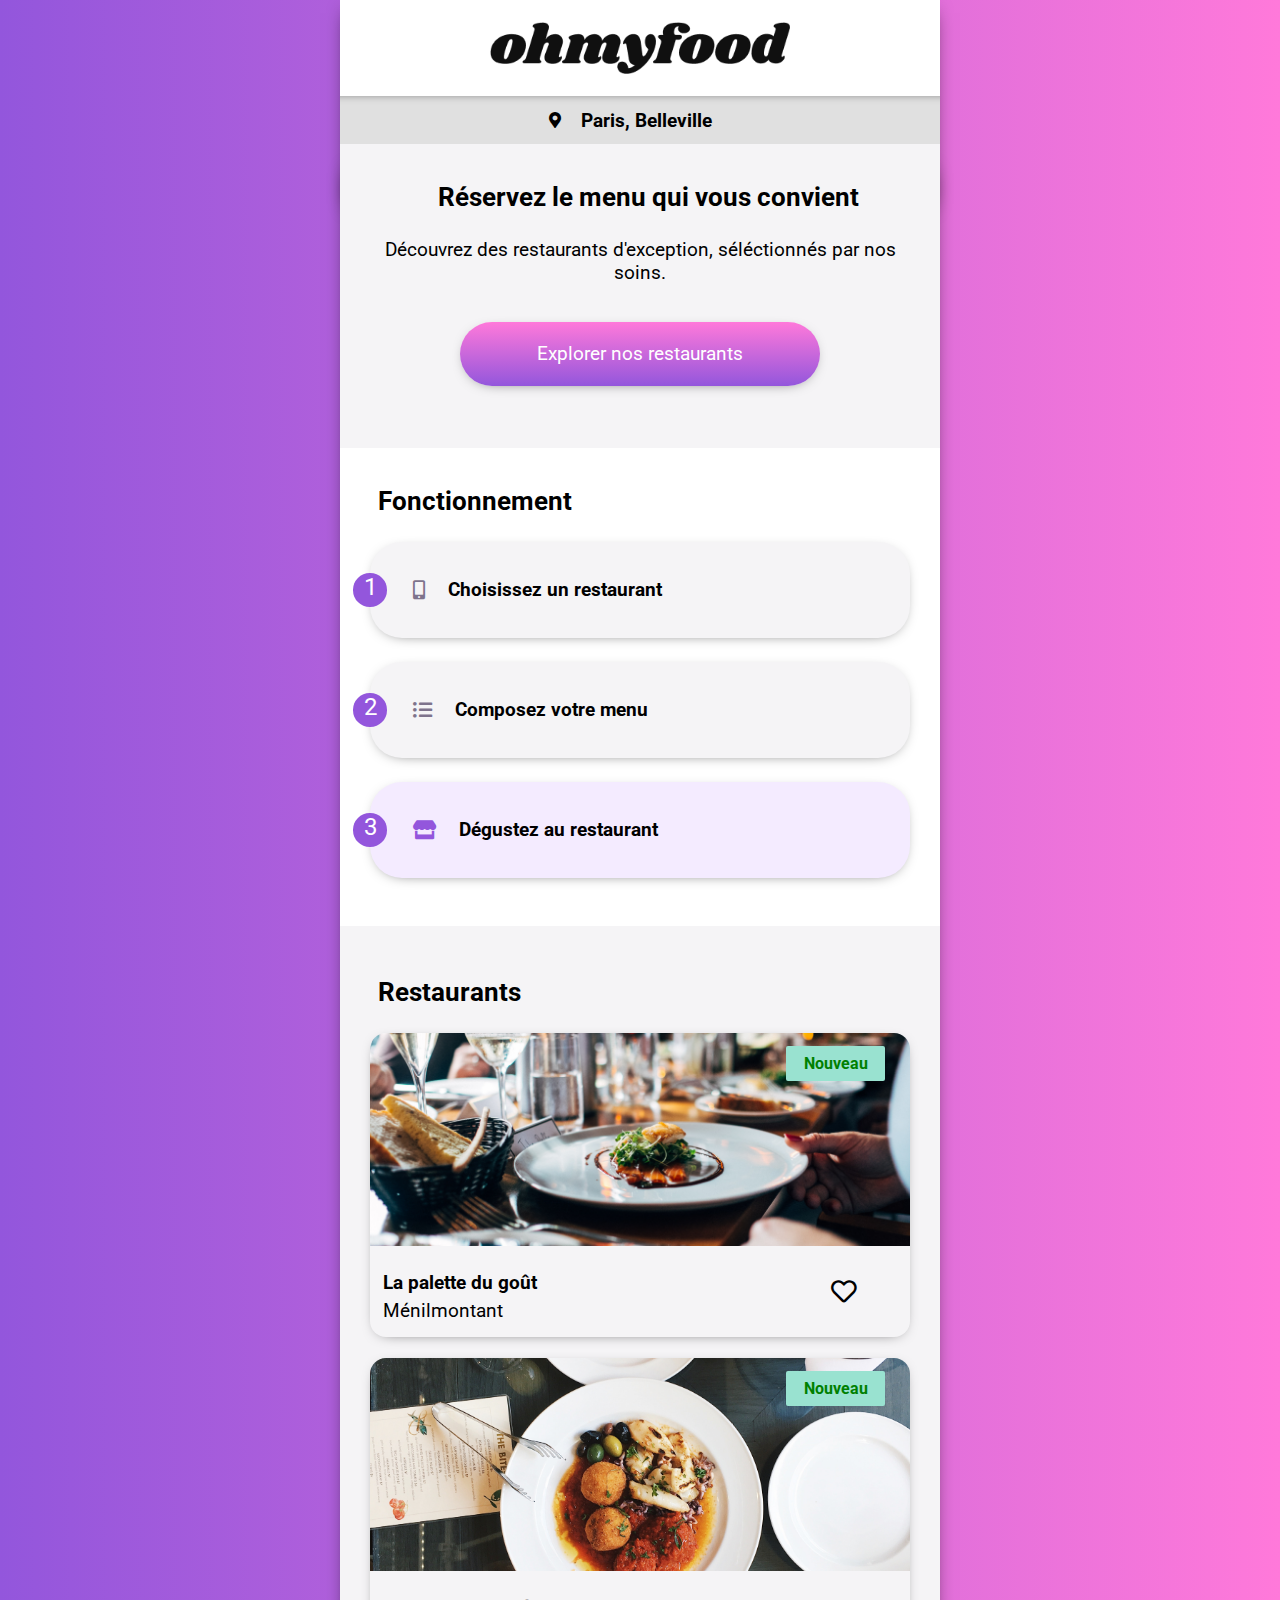
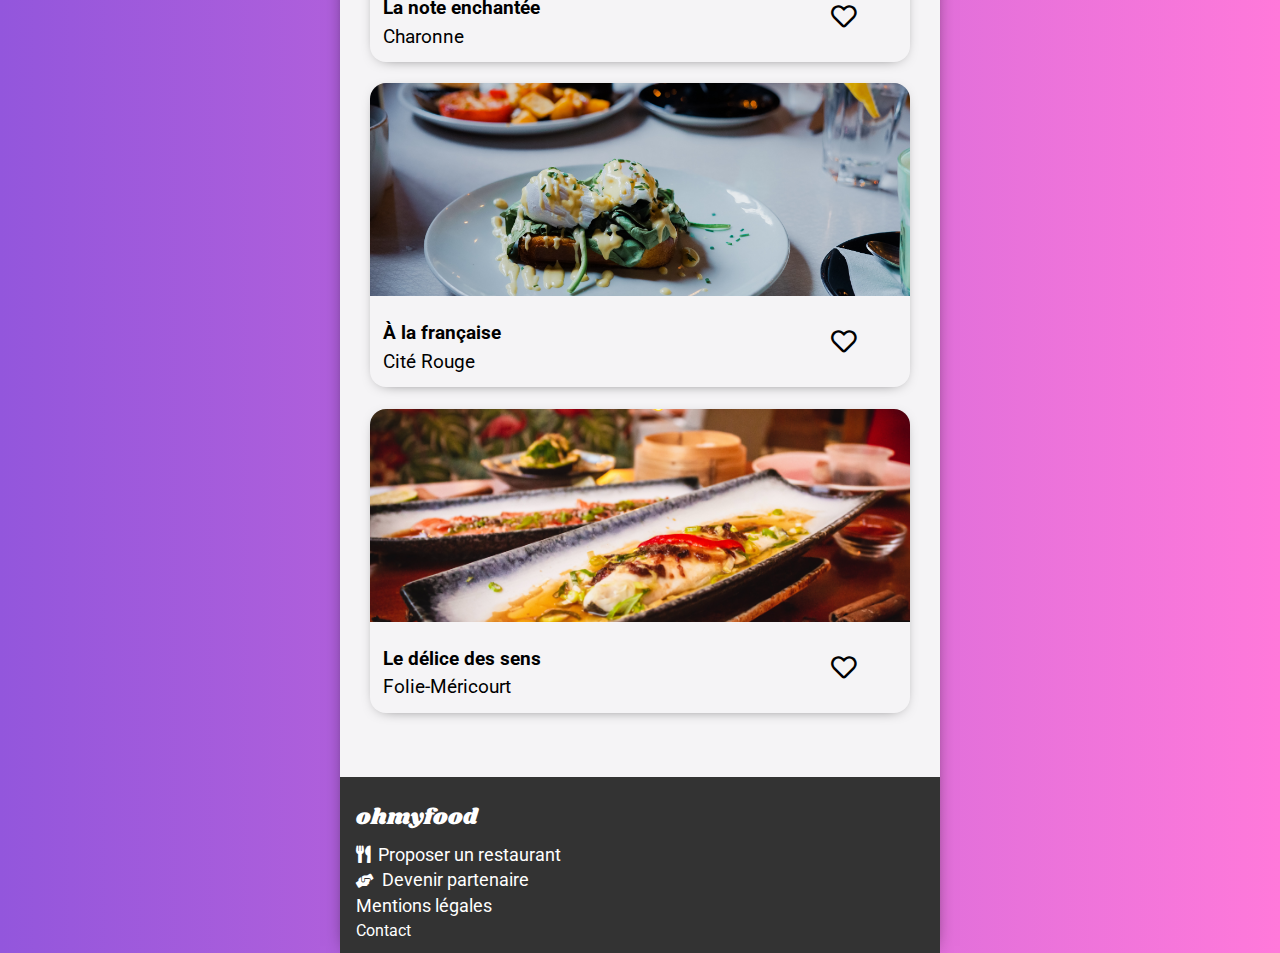
<file: index.html>
<!DOCTYPE html>
<html lang="fr">
<head>
    <meta charset="UTF-8">
    <meta name="viewport" content="width=device-width, initial-scale=1.0">
    <link rel="stylesheet" href="styles.css"/>
    <link rel="stylesheet" href="fontawesome-free-5.15.1-web/css/all.min.css"/>
    <link href="https://fonts.googleapis.com/css2?family=Roboto&family=Shrikhand&display=swap" rel="stylesheet">
    <title>Ohmyfood</title>
</head>
<body>

    <div class="loadContainer">
        <div class="progressBar"></div>
        <div class="letterWhite">homyfood</div>
        <div class="letterBlack">homyfood</div>
        <div class="spin"></div>
    </div>

    <div class="bodyAnim">

        <header class="header">
            <img src="images/logo/ohmyfood.png" alt="logo oh my food ">
        </header>

        <div class="headLoc">
            <i class="fas fa-map-marker-alt ico"></i>
            <p>Paris, Belleville</p>
        </div>
        <div class="headTitleButton">
            <div class="headTitleButton__title">
                <h1 class="headTitleButton__title--title">Réservez le menu qui vous convient</h1>
                <p>Découvrez des restaurants d'exception, séléctionnés par nos soins.</p>
            </div>
            <a href="#menu" class="button">
                <p>Explorer nos restaurants</p>
            </a>
        </div>
        <div>
            <h2>Fonctionnement</h2>
            <div class="foncStep">
                <div class="foncStep__exemple">
                    <span>1</span>
                    <i class="fas fa-mobile-alt"></i>
                    <p>Choisissez un restaurant</p>
                </div>
                <div class="foncStep__exemple">
                    <span>2</span>
                    <i class="fas fa-list-ul"></i>
                    <p>Composez votre menu</p>
                </div>
                <div class="foncStep__exemple foncStep__exemple--mod">
                    <span>3</span>
                    <i class="fas fa-store"></i>
                    <p>Dégustez au restaurant</p>
                </div>
            </div>
        </div>

        <main class="main">
            <h2 id="menu">Restaurants</h2>
            <div class="allResto">
                <div class="allResto__restoCard">
                    <a href="menuPage/laPaletteDuGout.html">
                        <div class="allResto__restoCard__new"><P>Nouveau</P></div>
                        <img src="images/restaurants/jay-wennington-N_Y88TWmGwA-unsplash.jpg" alt="">
                        <p class="allResto__restoCard__name">La palette du goût</p>
                        <p class="allResto__restoCard__loc">Ménilmontant</p>
                    </a>
                    <i class="far fa-heart heart"></i>
                    <i class="fas fa-heart heart__hover"></i>
                </div>

                <div class="allResto__restoCard">
                    <a href="menuPage/laNoteEnchantee.html">
                        <div class="allResto__restoCard__new"><P>Nouveau</P></div>
                        <img src="images/restaurants/stil-u2Lp8tXIcjw-unsplash.jpg" alt="">
                        <p class="allResto__restoCard__name">La note enchantée</p>
                        <p class="allResto__restoCard__loc">Charonne</p>
                    </a>
                    <i class="far fa-heart heart"></i>
                    <i class="fas fa-heart heart__hover"></i>
                </div>

                <div class="allResto__restoCard">
                    <a href="menuPage/aLaFrancaise.html">
                        <img src="images/restaurants/toa-heftiba-DQKerTsQwi0-unsplash.jpg" alt="">
                        <p class="allResto__restoCard__name">À la française</p>
                        <p class="allResto__restoCard__loc">Cité Rouge</p>
                    </a>
                    <i class="far fa-heart heart"></i>
                    <i class="fas fa-heart heart__hover"></i>
                </div>

                <div class="allResto__restoCard">
                    <a href="menuPage/leDeliceDesSens.html">
                        <img src="images/restaurants/louis-hansel-shotsoflouis-qNBGVyOCY8Q-unsplash.jpg" alt="">
                        <p class="allResto__restoCard__name">Le délice des sens</p>
                        <p class="allResto__restoCard__loc">Folie-Méricourt</p>
                    </a>
                    <i class="far fa-heart heart"></i>
                    <i class="fas fa-heart heart__hover"></i>
                </div>

            </div>
        </main>

        <footer>
            <div class="footerContent">
                <h1>ohmyfood</h1>
                <p><i class="fas fa-utensils"></i>Proposer un restaurant</p>
                <p><i class="fas fa-hands-helping mod"></i>Devenir partenaire</p>
                <p>Mentions légales</p>
                <a href="mailto:contact.homyfood@mail.com?subject=Contact&body=Hi%20My%20Food%20!">Contact</a>
            </div>
        </footer>

    </div>
    
</body>
</html>
</file>
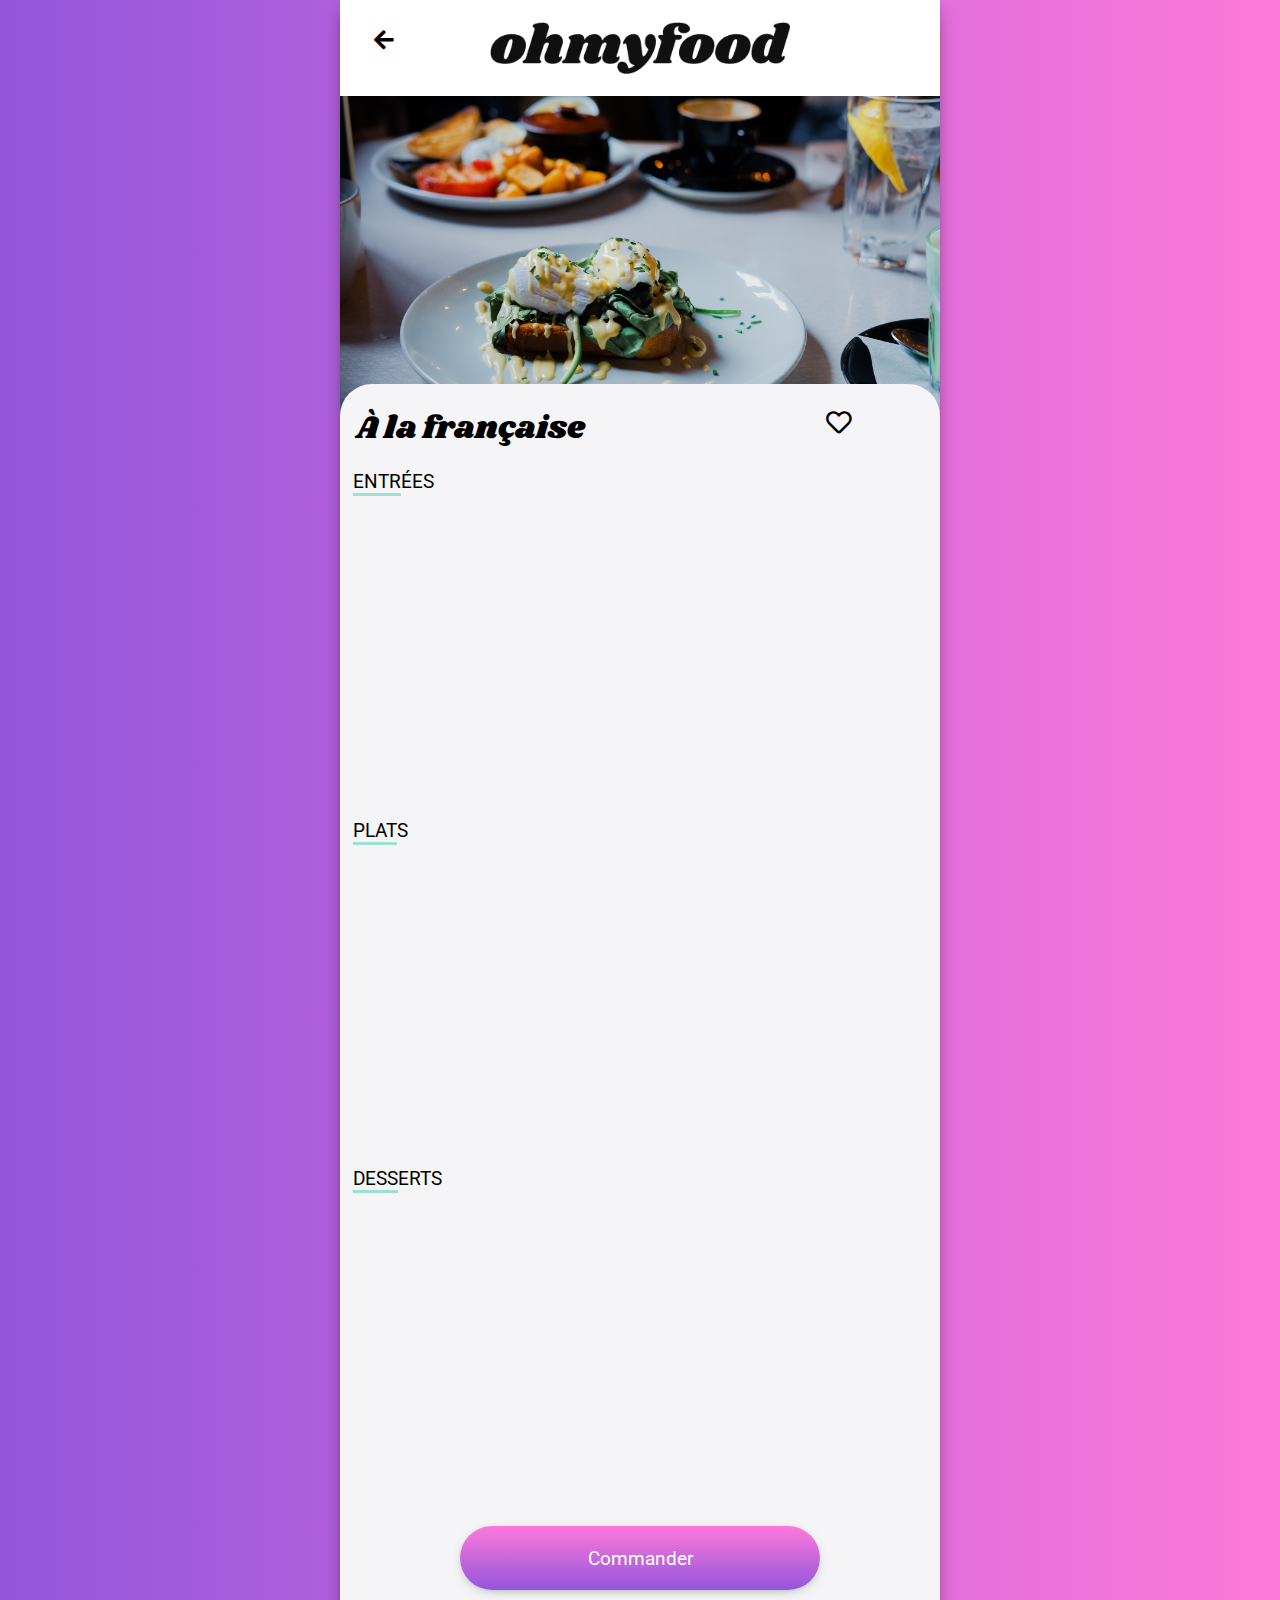
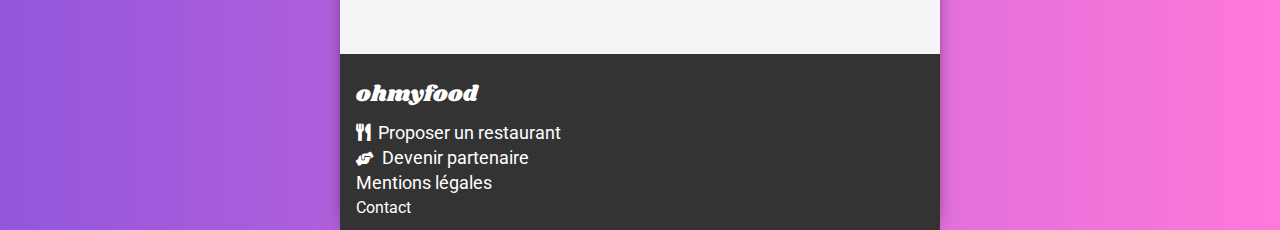
<file: menuPage/aLaFrancaise.html>
<!DOCTYPE html>
<html lang="fr">
<head>
    <meta charset="UTF-8">
    <meta name="viewport" content="width=device-width, initial-scale=1.0">
    <link rel="stylesheet" href="../styles.css"/>
    <link rel="stylesheet" href="../fontawesome-free-5.15.1-web/css/all.min.css"/>
    <link href="https://fonts.googleapis.com/css2?family=Roboto&family=Shrikhand&display=swap" rel="stylesheet">
    <title>À la française</title>
</head>
<body class="shadowBody">
    <header class="header headerMenu">
        <img src="../images/logo/ohmyfood.png" alt="logo oh my food ">
        <a class=" headerMenu__arrow" href="../index.html"><i class="fas fa-arrow-left"></i></a>
    </header>
    <div class="headerMenuTitle">
        <img class="headerMenuTitle__img" src="../images/restaurants/toa-heftiba-DQKerTsQwi0-unsplash.jpg" alt="">
        <div class="headerMenuTitle__title">
            <h1>À la française</h1>
            <i class="far fa-heart headerMenuTitle__title__heart"></i>
            <i class="fas fa-heart headerMenuTitle__title__heart__hover"></i>
        </div>
    </div>

    <main class="mainContent">
        <div class="entrées">
            <div class="entrées__title">
                <p><span class="entrées__title__underline">ENTR</span>ÉES</p>
            </div>
            <div class="entrées__choix">
                <div class="entrées__choix__content">
                    <h2>Tartare de poulpe acidulé</h2>
                    <p class="entrées__choix__content__caract">
                        <span class="entrées__choix__content__def">Aux zests d'orange</span>
                        <span class="entrées__choix__content__price">25€</span>
                    </p>
                </div>
                <div class="entrées__choix__hover">
                    <i class="fas fa-check-circle entrées__choix__hover__checked"></i>
                </div>
            </div>

            <div class="entrées__choix entrées__choix--delay">
                <div class="entrées__choix__content">
                    <h2>Velouté de légumes d'antan</h2>
                    <p class="entrées__choix__content__caract">
                        <span class="entrées__choix__content__def">Carotte, panais, topinambour</span>
                        <span class="entrées__choix__content__price">35€</span>
                    </p>
                </div>
                <div class="entrées__choix__hover">
                    <i class="fas fa-check-circle entrées__choix__hover__checked"></i>
                </div>
            </div>

            <div class="entrées__choix entrées__choix--delay2">
                <div class="entrées__choix__content">
                    <h2>Soupe à l'oignon</h2>
                    <p class="entrées__choix__content__caract">
                        <span class="entrées__choix__content__def">Revisitée</span>
                        <span class="entrées__choix__content__price">20€</span>
                    </p>
                </div>
                <div class="entrées__choix__hover">
                    <i class="fas fa-check-circle entrées__choix__hover__checked"></i>
                </div>
            </div>
        </div>

        <div class="plats">
            <div class="plats__title">
                <p><span class="plats__title__underline">PLAT</span>S</p>
            </div>
            <div class="plats__choix">
                <div class="plats__choix__content">
                    <h2>Coquilles Saint-Jacques</h2>
                    <p class="plats__choix__content__caract">
                        <span class="plats__choix__content__def">Accompagnées d'une purée de panais</span>
                        <span class="plats__choix__content__price">40€</span>
                    </p>
                </div>
                <div class="plats__choix__hover">
                    <i class="fas fa-check-circle plats__choix__hover__checked"></i>
                </div>
            </div>

            <div class="plats__choix plats__choix--delay">
                <div class="plats__choix__content">
                    <h2>Magret de canard</h2>
                    <p class="plats__choix__content__caract">
                        <span class="plats__choix__content__def">Et parmentier de pommes de terre</span>
                        <span class="plats__choix__content__price">35€</span>
                    </p>
                </div>
                <div class="plats__choix__hover">
                    <i class="fas fa-check-circle plats__choix__hover__checked"></i>
                </div>
            </div>

            <div class="plats__choix plats__choix--delay2">
                <div class="plats__choix__content">
                    <h2>Pigeonneau d’Ille-et-Vilaine</h2>
                    <p class="plats__choix__content__caract">
                        <span class="plats__choix__content__def">Sur son lit de gnocchis aux légumes</span>
                        <span class="plats__choix__content__price">44€</span>
                    </p>
                </div>
                <div class="plats__choix__hover">
                    <i class="fas fa-check-circle plats__choix__hover__checked"></i>
                </div>
            </div>
        </div>

        <div class="desserts">
            <div class="desserts__title">
                <p><span class="desserts__title__underline">DESS</span>ERTS</p>
            </div>
            <div class="desserts__choix">
                <div class="desserts__choix__content">
                    <h2>Pétales de violettes glacés</h2>
                    <p class="desserts__choix__content__caract">
                        <span class="desserts__choix__content__def">Et purée de noisettes</span>
                        <span class="desserts__choix__content__price">18€</span>
                    </p>
                </div>
                <div class="desserts__choix__hover">
                    <i class="fas fa-check-circle desserts__choix__hover__checked"></i>
                </div>
            </div>

            <div class="desserts__choix desserts__choix--delay">
                <div class="desserts__choix__content">
                    <h2>Fondant au chocolat</h2>
                    <p class="desserts__choix__content__caract">
                        <span class="desserts__choix__content__def">Revisité</span>
                        <span class="desserts__choix__content__price">22€</span>
                    </p>
                </div>
                <div class="desserts__choix__hover">
                    <i class="fas fa-check-circle desserts__choix__hover__checked"></i>
                </div>
            </div>

            <div class="desserts__choix desserts__choix--delay2">
                <div class="desserts__choix__content">
                    <h2>Millefeuille croustillant</h2>
                    <p class="desserts__choix__content__caract">
                        <span class="desserts__choix__content__def">Myrtilles et pâte d’amande</span>
                        <span class="desserts__choix__content__price">23€</span>
                    </p>
                </div>
                <div class="desserts__choix__hover">
                    <i class="fas fa-check-circle desserts__choix__hover__checked"></i>
                </div>
            </div>
        </div>

        <div class="buttonCom">
            <a href="#" class="button">
                <p>Commander</p>
            </a>
        </div>
       
    </main>
    <footer>
        <div class="footerContent">
            <h1>ohmyfood</h1>
            <p><i class="fas fa-utensils"></i>Proposer un restaurant</p>
            <p><i class="fas fa-hands-helping mod"></i>Devenir partenaire</p>
            <p>Mentions légales</p>
            <a href="mailto:contact.homyfood@mail.com?subject=Contact&body=Hi%20My%20Food%20!">Contact</a>
        </div>
    </footer>
</body>
</html>
</file>
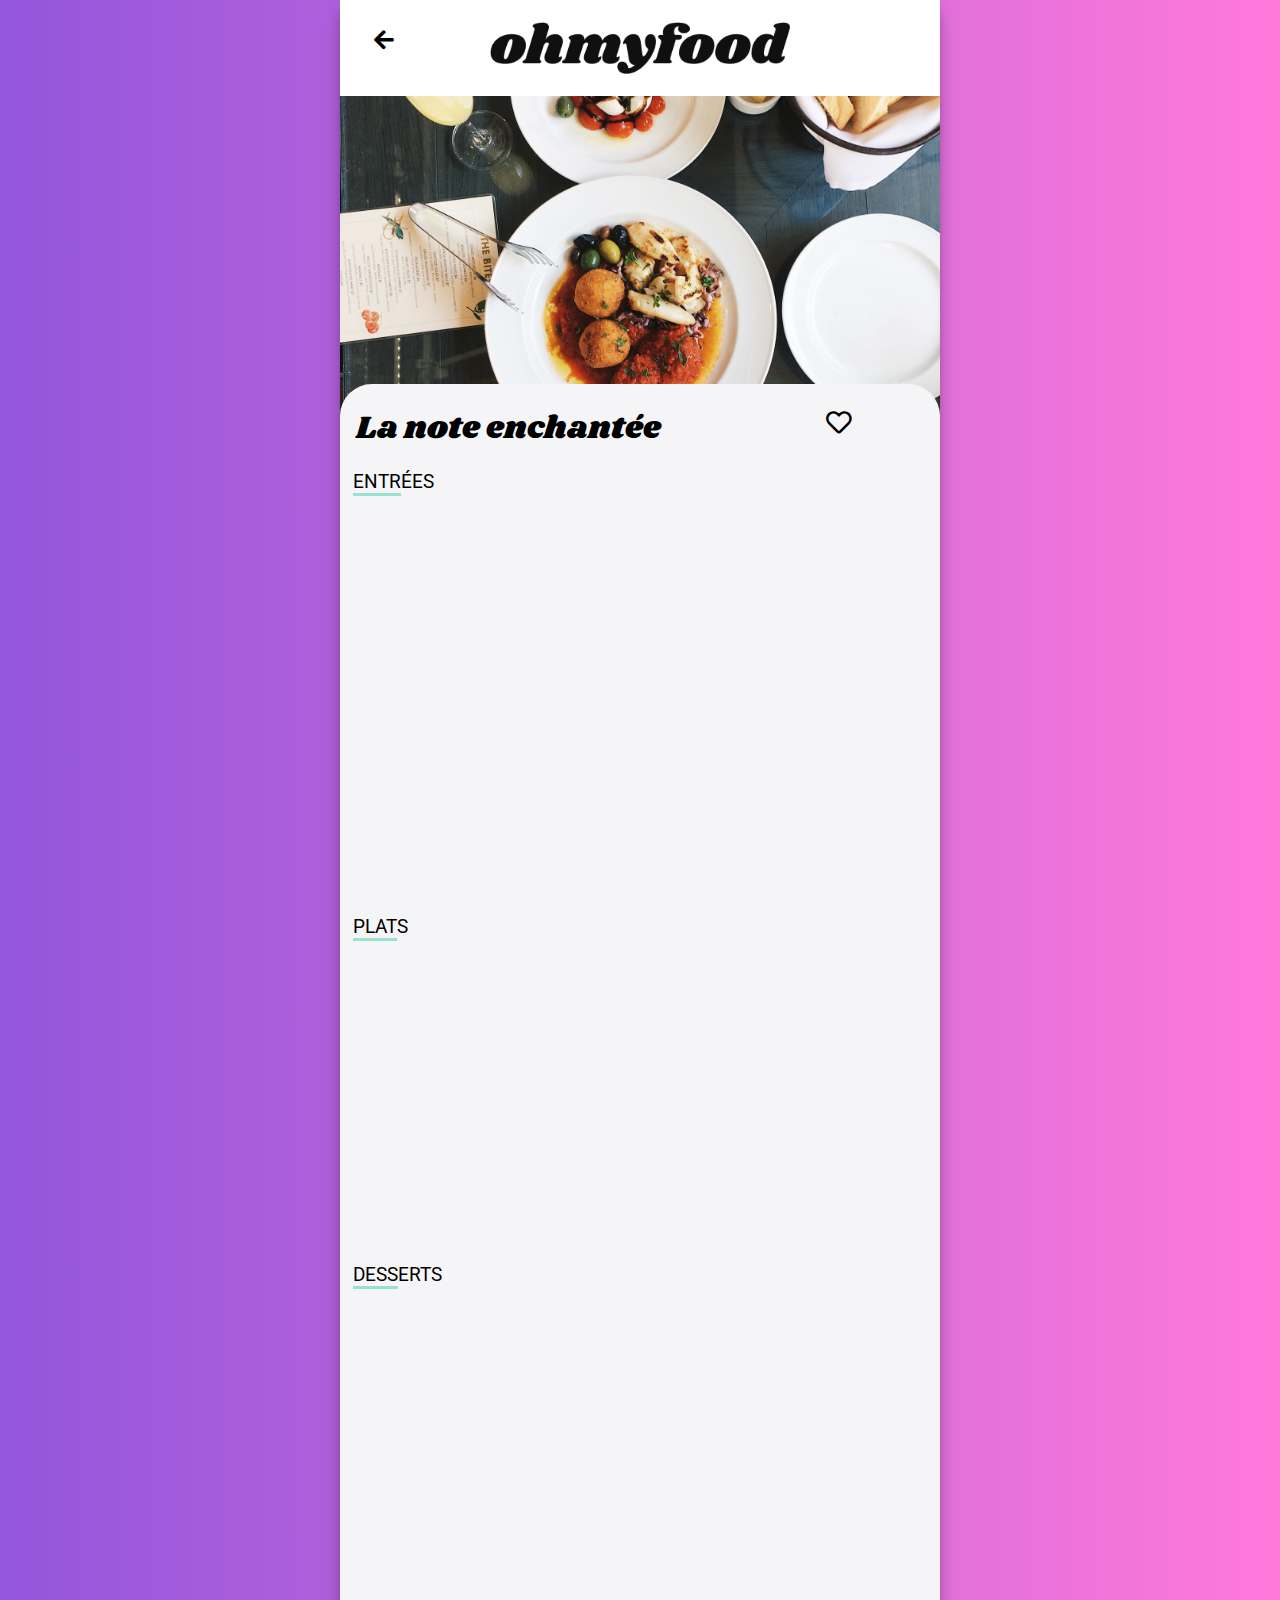
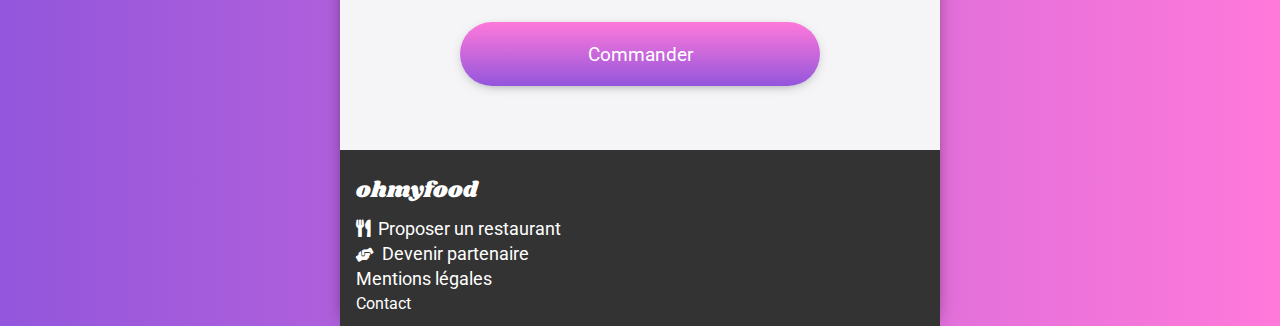
<file: menuPage/laNoteEnchantee.html>
<!DOCTYPE html>
<html lang="fr">
<head>
    <meta charset="UTF-8">
    <meta name="viewport" content="width=device-width, initial-scale=1.0">
    <link rel="stylesheet" href="../styles.css"/>
    <link rel="stylesheet" href="../fontawesome-free-5.15.1-web/css/all.min.css"/>
    <link href="https://fonts.googleapis.com/css2?family=Roboto&family=Shrikhand&display=swap" rel="stylesheet">
    <title>La note enchantée</title>
</head>
<body class="shadowBody">
    <header class="header headerMenu">
        <img src="../images/logo/ohmyfood.png" alt="logo oh my food ">
        <a class=" headerMenu__arrow" href="../index.html"><i class="fas fa-arrow-left"></i></a>
    </header>
    <div class="headerMenuTitle">
        <img class="headerMenuTitle__img" src="../images/restaurants/stil-u2Lp8tXIcjw-unsplash.jpg" alt="">
        <div class="headerMenuTitle__title">
            <h1>La note enchantée</h1>
            <i class="far fa-heart headerMenuTitle__title__heart"></i>
            <i class="fas fa-heart headerMenuTitle__title__heart__hover"></i>
        </div>
    </div>

    <main class="mainContent">
        <div class="entrées">
            <div class="entrées__title">
                <p><span class="entrées__title__underline">ENTR</span>ÉES</p>
            </div>
            <div class="entrées__choix">
                <div class="entrées__choix__content">
                    <h2>Ravioles de foie gras</h2>
                    <p class="entrées__choix__content__caract">
                        <span class="entrées__choix__content__def">Accompagnés de leur crème à la truffe</span>
                        <span class="entrées__choix__content__price">25€</span>
                    </p>
                </div>
                <div class="entrées__choix__hover">
                    <i class="fas fa-check-circle entrées__choix__hover__checked"></i>
                </div>
            </div>

            <div class="entrées__choix entrées__choix--delay">
                <div class="entrées__choix__content">
                    <h2>Caviar osciètre</h2>
                    <p class="entrées__choix__content__caract">
                        <span class="entrées__choix__content__def">Sur blini à la farine de blé noir</span>
                        <span class="entrées__choix__content__price">35€</span>
                    </p>
                </div>
                <div class="entrées__choix__hover">
                    <i class="fas fa-check-circle entrées__choix__hover__checked"></i>
                </div>
            </div>

            <div class="entrées__choix entrées__choix--delay2">
                <div class="entrées__choix__content">
                    <h2>Homard et espuma de potiron</h2>
                    <p class="entrées__choix__content__caract">
                        <span class="entrées__choix__content__def">Mariné aux zestes d'orange</span>
                        <span class="entrées__choix__content__price">20€</span>
                    </p>
                </div>
                <div class="entrées__choix__hover">
                    <i class="fas fa-check-circle entrées__choix__hover__checked"></i>
                </div>
            </div>

            <div class="entrées__choix entrées__choix--delay3">
                <div class="entrées__choix__content">
                    <h2>Foie gras de canard cuit entier</h2>
                    <p class="entrées__choix__content__caract">
                        <span class="entrées__choix__content__def">Confiture de figue et pain toasté</span>
                        <span class="entrées__choix__content__price">35€</span>
                    </p>
                </div>
                <div class="entrées__choix__hover">
                    <i class="fas fa-check-circle entrées__choix__hover__checked"></i>
                </div>
            </div>
        </div>

        <div class="plats">
            <div class="plats__title">
                <p><span class="plats__title__underline">PLAT</span>S</p>
            </div>
            <div class="plats__choix">
                <div class="plats__choix__content">
                    <h2>Noix de coquilles Saint-Jacques</h2>
                    <p class="plats__choix__content__caract">
                        <span class="plats__choix__content__def">Sur lit de purée de céleri-rave</span>
                        <span class="plats__choix__content__price">40€</span>
                    </p>
                </div>
                <div class="plats__choix__hover">
                    <i class="fas fa-check-circle plats__choix__hover__checked"></i>
                </div>
            </div>

            <div class="plats__choix plats__choix--delay">
                <div class="plats__choix__content">
                    <h2>Langoustine poêlée</h2>
                    <p class="plats__choix__content__caract">
                        <span class="plats__choix__content__def">Purée de patate douce</span>
                        <span class="plats__choix__content__price">35€</span>
                    </p>
                </div>
                <div class="plats__choix__hover">
                    <i class="fas fa-check-circle plats__choix__hover__checked"></i>
                </div>
            </div>

            <div class="plats__choix plats__choix--delay2">
                <div class="plats__choix__content">
                    <h2>Mijoté de queue de boeuf</h2>
                    <p class="plats__choix__content__caract">
                        <span class="plats__choix__content__def">Et riz sauvage aux zestes de citron</span>
                        <span class="plats__choix__content__price">44€</span>
                    </p>
                </div>
                <div class="plats__choix__hover">
                    <i class="fas fa-check-circle plats__choix__hover__checked"></i>
                </div>
            </div>
        </div>

        <div class="desserts">
            <div class="desserts__title">
                <p><span class="desserts__title__underline">DESS</span>ERTS</p>
            </div>
            <div class="desserts__choix">
                <div class="desserts__choix__content">
                    <h2>Macaron noisette et chocolat</h2>
                    <p class="desserts__choix__content__caract">
                        <span class="desserts__choix__content__def">Glace au caramel brun et sel de Guérande</span>
                        <span class="desserts__choix__content__price">18€</span>
                    </p>
                </div>
                <div class="desserts__choix__hover">
                    <i class="fas fa-check-circle desserts__choix__hover__checked"></i>
                </div>
            </div>

            <div class="desserts__choix desserts__choix--delay">
                <div class="desserts__choix__content">
                    <h2>Baba au rhum revisité</h2>
                    <p class="desserts__choix__content__caract">
                        <span class="desserts__choix__content__def">Avec son coulis de citron</span>
                        <span class="desserts__choix__content__price">22€</span>
                    </p>
                </div>
                <div class="desserts__choix__hover">
                    <i class="fas fa-check-circle desserts__choix__hover__checked"></i>
                </div>
            </div>

            <div class="desserts__choix desserts__choix--delay2">
                <div class="desserts__choix__content">
                    <h2>Tarte au citron meringuée </h2>
                    <p class="desserts__choix__content__caract">
                        <span class="desserts__choix__content__def">Déstructurée</span>
                        <span class="desserts__choix__content__price">23€</span>
                    </p>
                </div>
                <div class="desserts__choix__hover">
                    <i class="fas fa-check-circle desserts__choix__hover__checked"></i>
                </div>
            </div>
        </div>

        <div class="buttonCom">
            <a href="#" class="button">
                <p>Commander</p>
            </a>
        </div>
       
    </main>
    <footer>
        <div class="footerContent">
            <h1>ohmyfood</h1>
            <p><i class="fas fa-utensils"></i>Proposer un restaurant</p>
            <p><i class="fas fa-hands-helping mod"></i>Devenir partenaire</p>
            <p>Mentions légales</p>
            <a href="mailto:contact.homyfood@mail.com?subject=Contact&body=Hi%20My%20Food%20!">Contact</a>
        </div>
    </footer>
</body>
</html>
</file>
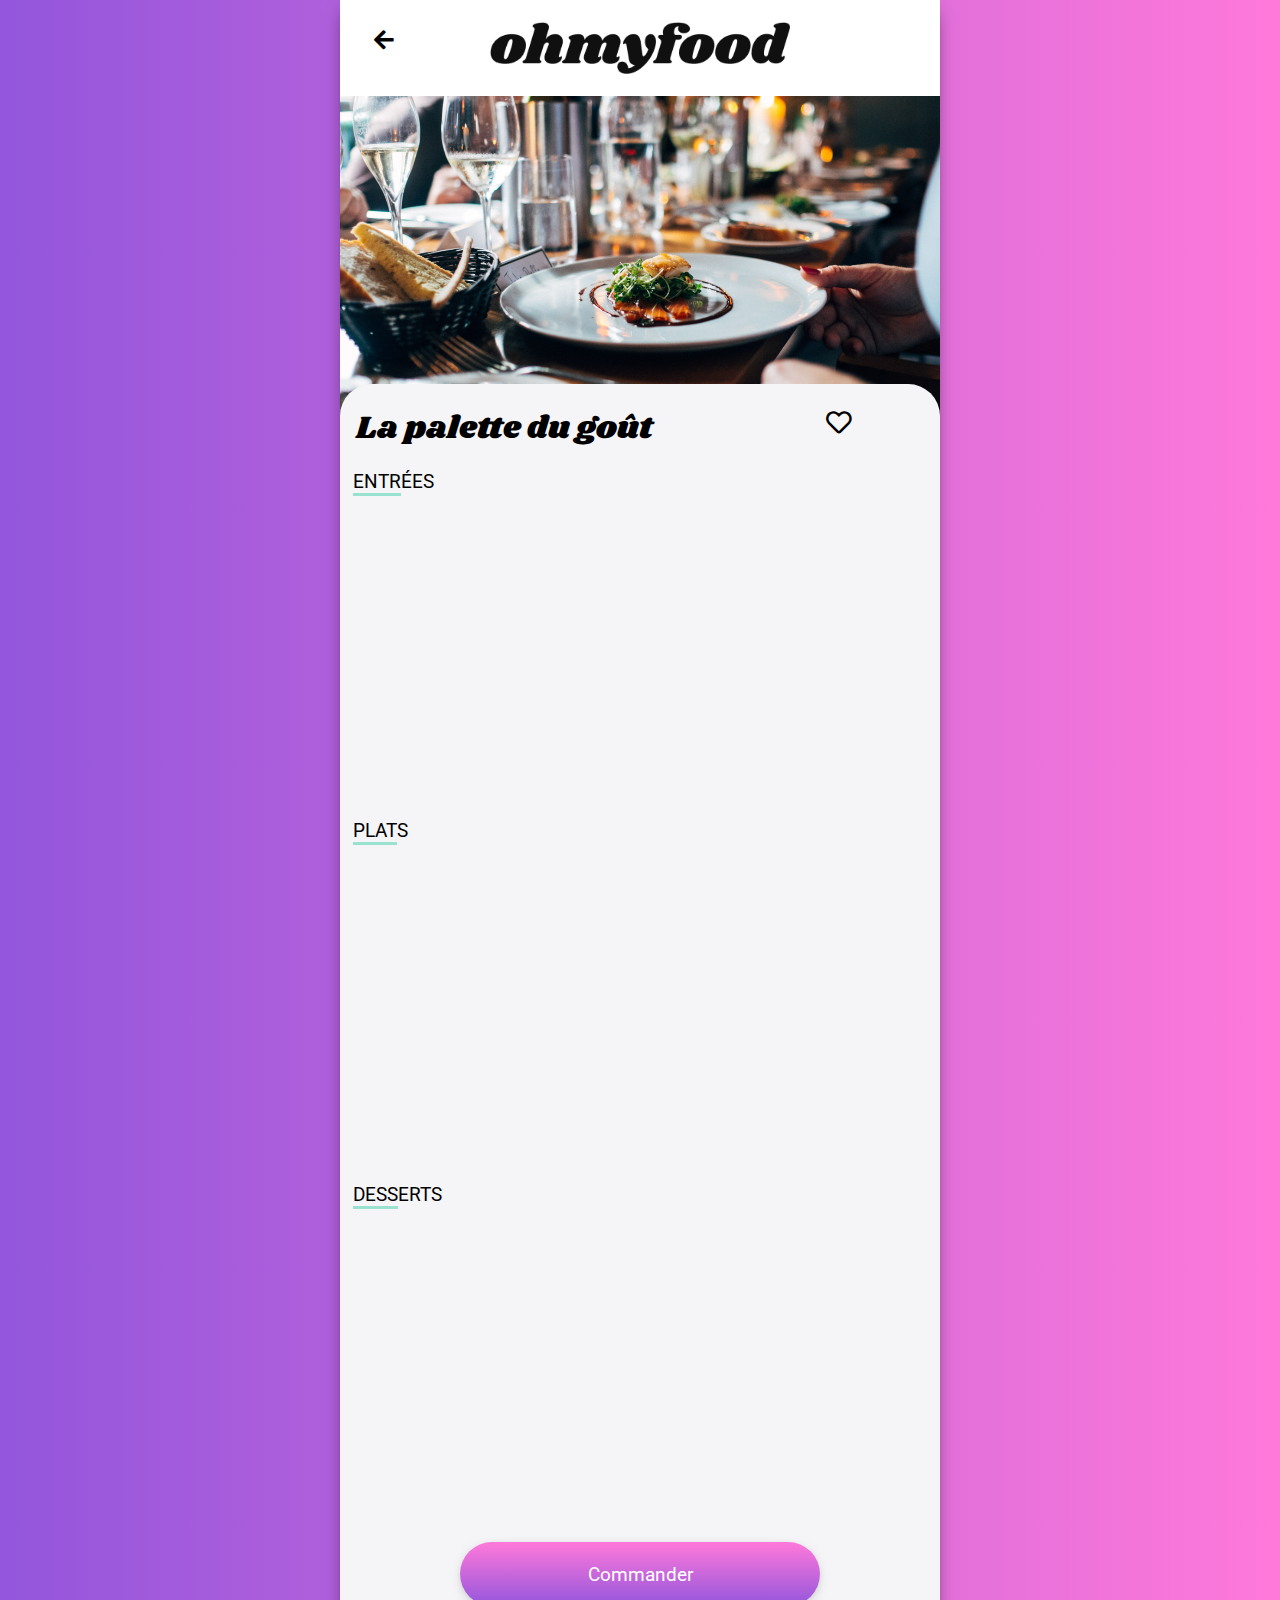
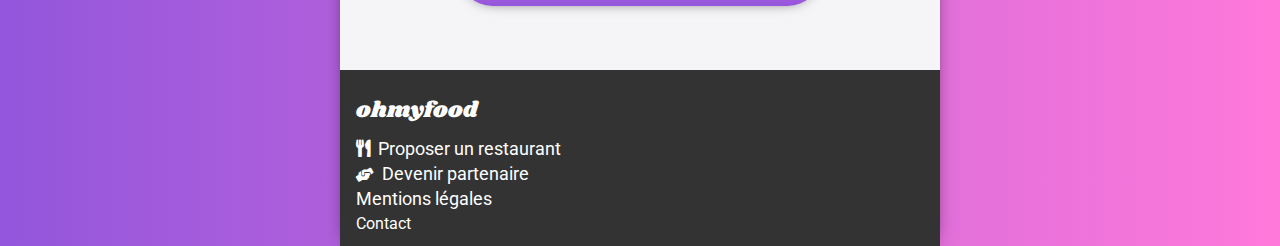
<file: menuPage/laPaletteDuGout.html>
<!DOCTYPE html>
<html lang="fr">
<head>
    <meta charset="UTF-8">
    <meta name="viewport" content="width=device-width, initial-scale=1.0">
    <link rel="stylesheet" href="../styles.css"/>
    <link rel="stylesheet" href="../fontawesome-free-5.15.1-web/css/all.min.css"/>
    <link href="https://fonts.googleapis.com/css2?family=Roboto&family=Shrikhand&display=swap" rel="stylesheet">
    <title>La palette du goût</title>
</head>
<body class="shadowBody">
    <header class="header headerMenu">
        <img src="../images/logo/ohmyfood.png" alt="logo oh my food ">
        <a class=" headerMenu__arrow" href="../index.html"><i class="fas fa-arrow-left"></i></a>
    </header>
    <div class="headerMenuTitle">
        <img class="headerMenuTitle__img" src="../images/restaurants/jay-wennington-N_Y88TWmGwA-unsplash.jpg" alt="">
        <div class="headerMenuTitle__title">
            <h1>La palette du goût</h1>
            <i class="far fa-heart headerMenuTitle__title__heart"></i>
            <i class="fas fa-heart headerMenuTitle__title__heart__hover"></i>
        </div>
    </div>

    <main class="mainContent">
        <div class="entrées">
            <div class="entrées__title">
                <p><span class="entrées__title__underline">ENTR</span>ÉES</p>
            </div>
            <div class="entrées__choix">
                <div class="entrées__choix__content">
                    <h2>Fricassée d'escargot</h2>
                    <P class="entrées__choix__content__caract">
                        <span class="entrées__choix__content__def">Au piment d'Espelette </span>
                        <span class="entrées__choix__content__price">25€</span>
                    </p>
                </div>
                <div class="entrées__choix__hover">
                    <i class="fas fa-check-circle entrées__choix__hover__checked"></i>
                </div>
            </div>

            <div class="entrées__choix entrées__choix--delay">
                <div class="entrées__choix__content">
                    <h2>Foie gras de canard mi-cuit</h2>
                    <p class="entrées__choix__content__caract">
                        <span class="entrées__choix__content__def">Et ses copeaux de truffe noire</span>
                        <span class="entrées__choix__content__price">35€</span>
                    </p>
                </div>
                <div class="entrées__choix__hover">
                    <i class="fas fa-check-circle entrées__choix__hover__checked"></i>
                </div>
            </div>

            <div class="entrées__choix entrées__choix--delay2">
                <div class="entrées__choix__content">
                    <h2>Oeuf au plat</h2>
                    <p class="entrées__choix__content__caract">
                        <span class="entrées__choix__content__def">Assaisonné à la truffe sur lit de caviar</span>
                        <span class="entrées__choix__content__price">20€</span>
                    </p>
                </div>
                <div class="entrées__choix__hover">
                    <i class="fas fa-check-circle entrées__choix__hover__checked"></i>
                </div>
            </div>
        </div>

        <div class="plats">
            <div class="plats__title">
                <p><span class="plats__title__underline">PLAT</span>S</p>
            </div>
            <!-- agrandissement de height 1em pour le contenu -->
            <div class="plats__choix plats__choix--modHeight">
                <div class="plats__choix__content">
                    <h2>Filet de boeuf aux herbes</h2>
                    <p class="plats__choix__content__caract">
                        <span class="plats__choix__content__def">Accompagné de sa ribambelle de <br> légumes</span>
                        <span class="plats__choix__content__price">40€</span>
                    </p>
                </div>
                <div class="plats__choix__hover">
                    <i class="fas fa-check-circle plats__choix__hover__checked"></i>
                </div>
            </div>

            <div class="plats__choix plats__choix--delay">
                <div class="plats__choix__content">
                    <h2>Parmentier de queue de boeuf</h2>
                    <p class="plats__choix__content__caract">
                        <span class="plats__choix__content__def">À la truffe noire sur sa purée de panais</span>
                        <span class="plats__choix__content__price">35€</span>
                    </p>
                </div>
                <div class="plats__choix__hover">
                    <i class="fas fa-check-circle plats__choix__hover__checked"></i>
                </div>
            </div>

            <div class="plats__choix plats__choix--delay2">
                <div class="plats__choix__content">
                    <h2>Filet de turbot</h2>
                    <p class="plats__choix__content__caract">
                        <span class="plats__choix__content__def">Aux agrumes</span>
                        <span class="plats__choix__content__price">44€</span>
                    </p>
                </div>
                <div class="plats__choix__hover">
                    <i class="fas fa-check-circle plats__choix__hover__checked"></i>
                </div>
            </div>
        </div>

        <div class="desserts">
            <div class="desserts__title">
                <p><span class="desserts__title__underline">DESS</span>ERTS</p>
            </div>
            <div class="desserts__choix">
                <div class="desserts__choix__content">
                    <h2>Paris-Brest</h2>
                    <p class="desserts__choix__content__caract">
                        <span class="desserts__choix__content__def">Revisité</span>
                        <span class="desserts__choix__content__price">18€</span>
                    </p>
                </div>
                <div class="desserts__choix__hover">
                    <i class="fas fa-check-circle desserts__choix__hover__checked"></i>
                </div>
            </div>

            <div class="desserts__choix desserts__choix--delay">
                <div class="desserts__choix__content">
                    <h2>Macaron au chocolat d'exception </h2>
                    <p class="desserts__choix__content__caract">
                        <span class="desserts__choix__content__def">Et glace à la vanille de Madagascar</span>
                        <span class="desserts__choix__content__price">22€</span>
                    </p>
                </div>
                <div class="desserts__choix__hover">
                    <i class="fas fa-check-circle desserts__choix__hover__checked"></i>
                </div>
            </div>

            <div class="desserts__choix desserts__choix--delay2">
                <div class="desserts__choix__content">
                    <h2>Mousse au chocolat </h2>
                    <p class="desserts__choix__content__caract">
                        <span class="desserts__choix__content__def">Au piment d'Espelette et à la truffe noire</span>
                        <span class="desserts__choix__content__price">23€</span>
                    </p>
                </div>
                <div class="desserts__choix__hover">
                    <i class="fas fa-check-circle desserts__choix__hover__checked"></i>
                </div>
            </div>
        </div>

        <div class="buttonCom">
            <a href="#" class="button">
                <p>Commander</p>
            </a>
        </div>
       
    </main>
    <footer>
        <div class="footerContent">
            <h1>ohmyfood</h1>
            <p><i class="fas fa-utensils"></i>Proposer un restaurant</p>
            <p><i class="fas fa-hands-helping mod"></i>Devenir partenaire</p>
            <p>Mentions légales</p>
            <a href="mailto:contact.homyfood@mail.com?subject=Contact&body=Hi%20My%20Food%20!">Contact</a>
        </div>
    </footer>
</body>
</html>
</file>
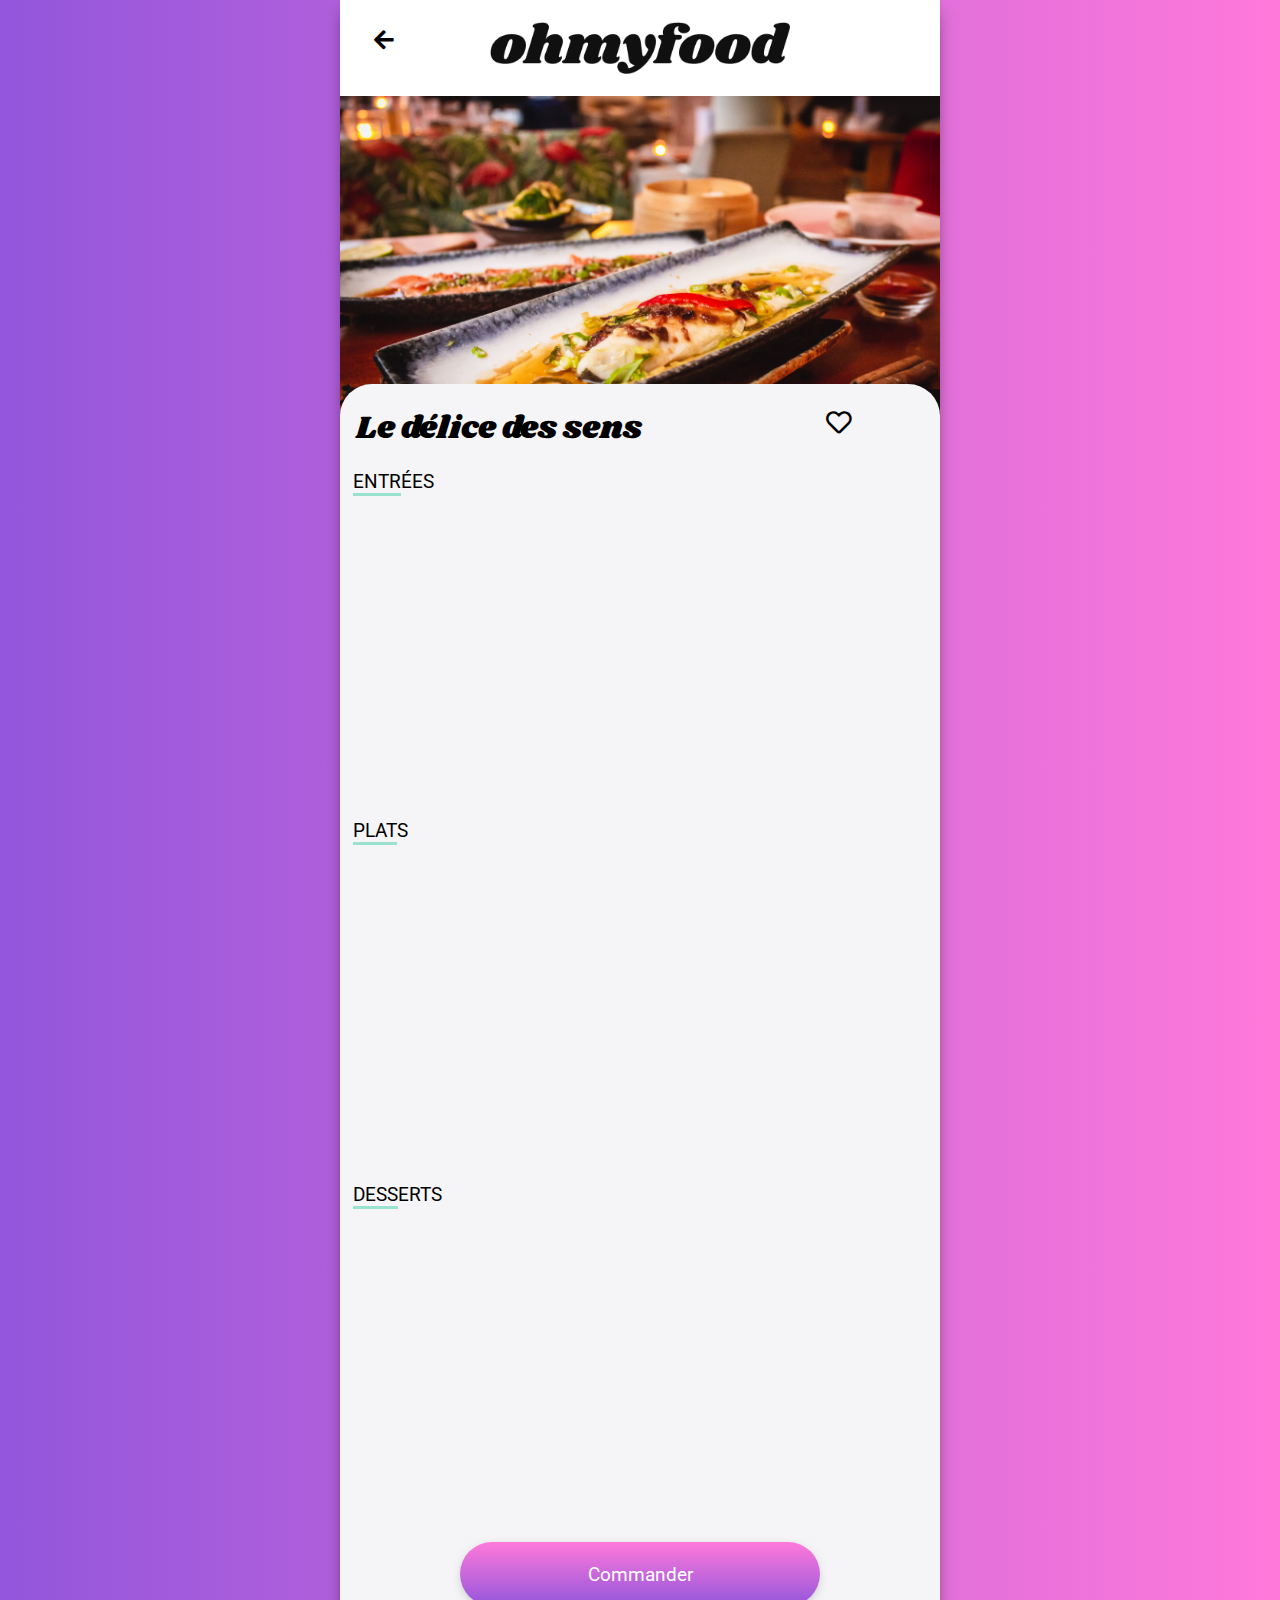
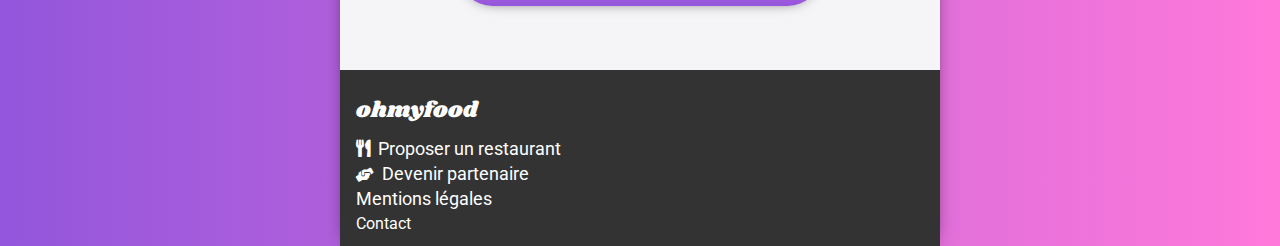
<file: menuPage/leDeliceDesSens.html>
<!DOCTYPE html>
<html lang="fr">
<head>
    <meta charset="UTF-8">
    <meta name="viewport" content="width=device-width, initial-scale=1.0">
    <link rel="stylesheet" href="../styles.css"/>
    <link rel="stylesheet" href="../fontawesome-free-5.15.1-web/css/all.min.css"/>
    <link href="https://fonts.googleapis.com/css2?family=Roboto&family=Shrikhand&display=swap" rel="stylesheet">
    <title>Le délice des sens</title>
</head>
<body class="shadowBody">
    <header class="header headerMenu">
        <img src="../images/logo/ohmyfood.png" alt="logo oh my food ">
        <a class=" headerMenu__arrow" href="../index.html"><i class="fas fa-arrow-left"></i></a>
    </header>
    <div class="headerMenuTitle">
        <img class="headerMenuTitle__img" src="../images/restaurants/louis-hansel-shotsoflouis-qNBGVyOCY8Q-unsplash.jpg" alt="">
        <div class="headerMenuTitle__title">
            <h1>Le délice des sens</h1>
            <i class="far fa-heart headerMenuTitle__title__heart"></i>
            <i class="fas fa-heart headerMenuTitle__title__heart__hover"></i>
        </div>
    </div>

    <main class="mainContent">
        <div class="entrées">
            <div class="entrées__title">
                <p><span class="entrées__title__underline">ENTR</span>ÉES</p>
            </div>
            <div class="entrées__choix">
                <div class="entrées__choix__content">
                    <h2>Tartare de thon</h2>
                    <p class="entrées__choix__content__caract">
                        <span class="entrées__choix__content__def">Assaisonné au yuzu</span>
                        <span class="entrées__choix__content__price">25€</span>
                    </p>
                </div>
                <div class="entrées__choix__hover">
                    <i class="fas fa-check-circle entrées__choix__hover__checked"></i>
                </div>
            </div>

            <div class="entrées__choix entrées__choix--delay">
                <div class="entrées__choix__content">
                    <h2>Bouchée de homard croustillant </h2>
                    <p class="entrées__choix__content__caract">
                        <span class="entrées__choix__content__def">Et sa farandole de petits légumes</span>
                        <span class="entrées__choix__content__price">35€</span>
                        </p>
                </div>
                <div class="entrées__choix__hover">
                    <i class="fas fa-check-circle entrées__choix__hover__checked"></i>
                </div>
            </div>

            <div class="entrées__choix entrées__choix--delay2">
                <div class="entrées__choix__content">
                    <h2>Velouté de cèpes </h2>
                    <p class="entrées__choix__content__caract">
                        <span class="entrées__choix__content__def">Aux truffes</span>
                        <span class="entrées__choix__content__price">20€</span>
                    </p>
                </div>
                <div class="entrées__choix__hover">
                    <i class="fas fa-check-circle entrées__choix__hover__checked"></i>
                </div>
            </div>
        </div>

        <div class="plats">
            <div class="plats__title">
                <p><span class="plats__title__underline">PLAT</span>S</p>
            </div>
                        <!-- agrandissement de height 1em pour le contenu -->
            <div class="plats__choix plats__choix--modHeight">
                <div class="plats__choix__content">
                    <h2>Poulet rôti aux herbes de <br> provence </h2>
                    <p class="plats__choix__content__caract">
                        <span class="plats__choix__content__def">Et sa crème de truffe</span>
                        <span class="plats__choix__content__price">40€</span>
                    </p>
                </div>
                <div class="plats__choix__hover">
                    <i class="fas fa-check-circle plats__choix__hover__checked"></i>
                </div>
            </div>

            <div class="plats__choix plats__choix--delay">
                <div class="plats__choix__content">
                    <h2>Langouste rôtie</h2>
                    <p class="plats__choix__content__caract">
                        <span class="plats__choix__content__def">Et ses légumes de saison</span>
                        <span class="plats__choix__content__price">35€</span>
                    </p>
                </div>
                <div class="plats__choix__hover">
                    <i class="fas fa-check-circle plats__choix__hover__checked"></i>
                </div>
            </div>

            <div class="plats__choix plats__choix--delay2">
                <div class="plats__choix__content">
                    <h2>Côte de boeuf Angus </h2>
                    <p class="plats__choix__content__caract">
                        <span class="plats__choix__content__def">Et sa purée de panais</span>
                        <span class="plats__choix__content__price">44€</span>
                    </p>
                </div>
                <div class="plats__choix__hover">
                    <i class="fas fa-check-circle plats__choix__hover__checked"></i>
                </div>
            </div>
        </div>

        <div class="desserts">
            <div class="desserts__title">
                <p><span class="desserts__title__underline">DESS</span>ERTS</p>
            </div>
            <div class="desserts__choix">
                <div class="desserts__choix__content">
                    <h2>Farandole de desserts</h2>
                    <p class="desserts__choix__content__caract">
                        <span class="desserts__choix__content__def">Du chef</span>
                        <span class="desserts__choix__content__price">18€</span>
                    </p>
                </div>
                <div class="desserts__choix__hover">
                    <i class="fas fa-check-circle desserts__choix__hover__checked"></i>
                </div>
            </div>

            <div class="desserts__choix desserts__choix--delay">
                <div class="desserts__choix__content">
                    <h2>Crème brulée</h2>
                    <p class="desserts__choix__content__caract">
                        <span class="desserts__choix__content__def">Revisitée</span>
                        <span class="desserts__choix__content__price">22€</span>
                    </p>
                </div>
                <div class="desserts__choix__hover">
                    <i class="fas fa-check-circle desserts__choix__hover__checked"></i>
                </div>
            </div>

            <div class="desserts__choix desserts__choix--delay2">
                <div class="desserts__choix__content">
                    <h2>Tiramisu</h2>
                    <p class="desserts__choix__content__caract">
                        <span class="desserts__choix__content__def">À la noisette</span>
                        <span class="desserts__choix__content__price">23€</span>
                        </p>
                </div>
                <div class="desserts__choix__hover">
                    <i class="fas fa-check-circle desserts__choix__hover__checked"></i>
                </div>
            </div>
        </div>

        <div class="buttonCom">
            <a href="#" class="button">
                <p>Commander</p>
            </a>
        </div>
       
    </main>
    <footer>
        <div class="footerContent">
            <h1>ohmyfood</h1>
            <p><i class="fas fa-utensils"></i>Proposer un restaurant</p>
            <p><i class="fas fa-hands-helping mod"></i>Devenir partenaire</p>
            <p>Mentions légales</p>
            <a href="mailto:contact.homyfood@mail.com?subject=Contact&body=Hi%20My%20Food%20!">Contact</a>
        </div>
    </footer>
</body>
</html>
</file>
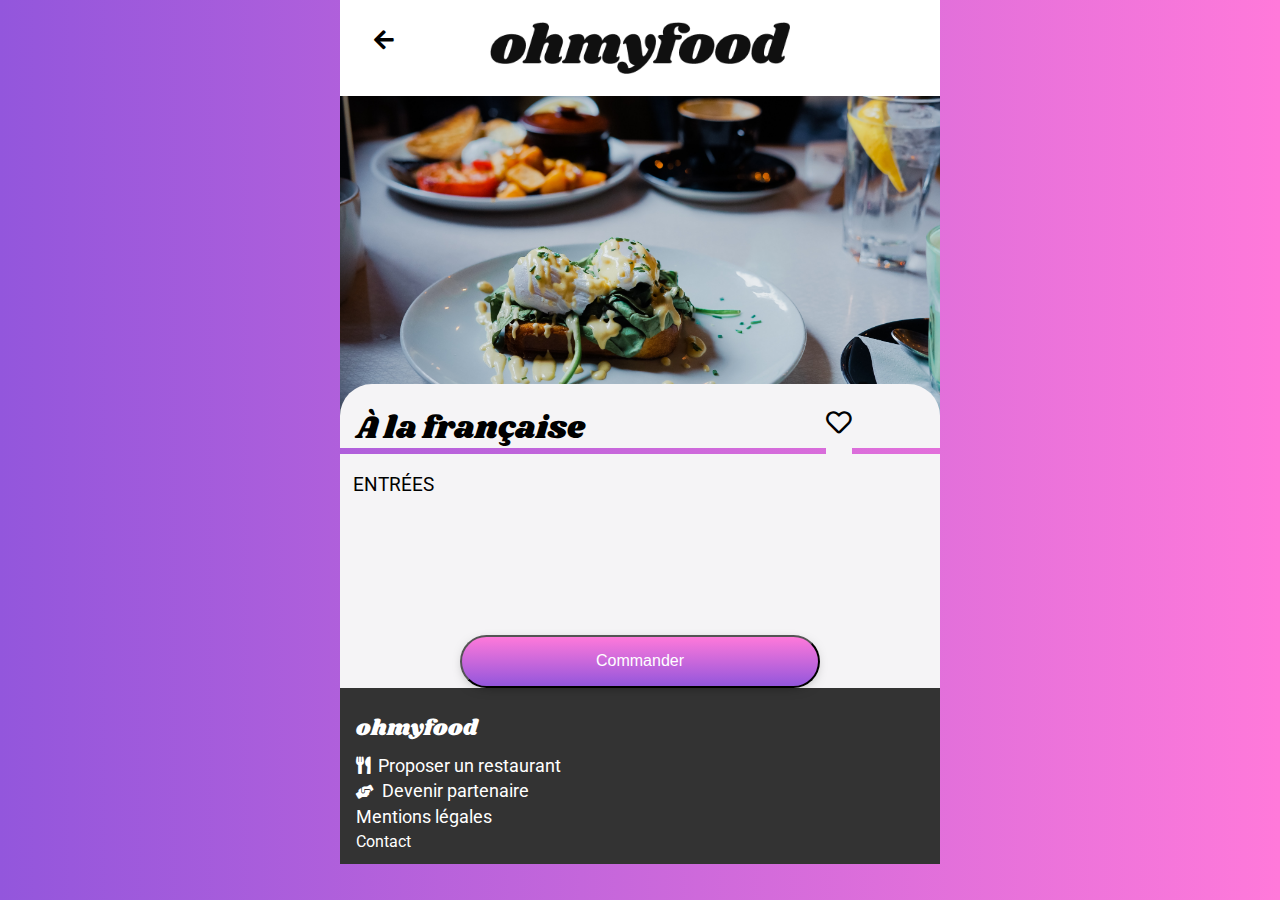
<file: menuPage/àLaFrançaise.html>
<!DOCTYPE html>
<html lang="en">
<head>
    <meta charset="UTF-8">
    <meta name="viewport" content="width=device-width, initial-scale=1.0">
    <link rel="stylesheet" href="../styles.css"/>
    <link rel="stylesheet" href="../fontawesome-free-5.15.1-web/css/all.min.css"/>
    <link href="https://fonts.googleapis.com/css2?family=Roboto&family=Shrikhand&display=swap" rel="stylesheet">
    <title>À la française</title>
</head>
<body>
    <header class="header headerMenu">
        <img src="../images/logo/ohmyfood.png" alt="logo oh my food ">
        <a class=" headerMenu__arrow" href="../index.html"><i class="fas fa-arrow-left"></i></a>
    </header>
    <div class="headerMenuTitle">
        <img class="headerMenuTitle__img" src="../images/restaurants/toa-heftiba-DQKerTsQwi0-unsplash.jpg" alt="">
        <div class="headerMenuTitle__title">
            <h1>À la française</h1>
            <i class="far fa-heart headerMenuTitle__title__heart"></i>
            <i class="fas fa-heart headerMenuTitle__title__heart__hover"></i>
        </div>
    </div>

    <main>
        <div class="entrées">
            <p class="entrées__title">ENTRÉES</p>
            <div class="entrées__choix">
                <div class="entrées__choix__content">
                    <h2>Tartare de poulpe acidulé</h2>
                    <div class="entrées__choix__content__compo">
                        <p class="entrées__choix__content__truc">Aux zests d'orange</p>
                        <p class="entrées__choix__content__price">25€</p>
                    </div>
                </div>
                <div class="entrées__choix__hover">
                    <i class="fas fa-check-circle entrées__choix__hover__checked"></i>
                </div>
            </div>

            <!-- <div class="entrées__choix">
                <h2>Velouté de légumes d'antan</h2>
                <div class="entrées__choix__compo">
                    <p>Carotte, panais, topinambour</p>
                    <p class="entrées__choix__price">35€</p>
                </div>
            </div>

            <div class="entrées__choix">
                <h2>Soupe à l'oignon</h2>
                <div class="entrées__choix__compo">
                    <p>Revisitée</p>
                    <p class="entrées__choix__price">20€</p>
                </div>
            </div> -->
        </div>

        <div class="buttonCom">
            <button class="button">
                <p>Commander</p>
            </button>
        </div>
       
    </main>
    <footer>
        <div class="footerContent">
            <h1>ohmyfood</h1>
            <p><i class="fas fa-utensils"></i>Proposer un restaurant</p>
            <p><i class="fas fa-hands-helping mod"></i>Devenir partenaire</p>
            <p>Mentions légales</p>
            <a href="mailto:contact.homyfood@mail.com?subject=Contact&body=Hi My Food !">Contact</a>
        </div>
    </footer>
</body>
</html>
</file>
<file: styles.css>
@charset "UTF-8";
html {
  background: white;
}

@media screen and (min-width: 601px) {
  html {
    background: -webkit-gradient(linear, left top, right top, from(#9356DC), to(#FF79DA));
    background: linear-gradient(0.25turn, #9356DC, #FF79DA);
  }
}

body {
  margin: auto;
  font-family: 'Shirkhand', 'Roboto', sans-serif;
  position: relative;
  max-width: 600px;
}

main {
  background-color: #f5f4f6;
}

h1 {
  font-family: 'Shrikhand', cursive;
  font-size: 1.5em;
  font-weight: normal;
}

@media screen and (min-width: 601px) {
  h1 {
    font-size: 2em;
  }
}

h2 {
  font-weight: bold;
  font-size: 1.4em;
  margin: 1.5em 0.8em 1em 0.8em;
}

@media screen and (min-width: 601px) {
  h2 {
    font-size: 1.6em;
    margin: 1.5em 0.8em 1em 1.5em;
  }
}

p {
  font-size: 0.9em;
  margin: 0.3em 0 0.3em 0;
}

@media screen and (min-width: 601px) {
  p {
    font-size: 1.2em;
  }
}

a {
  outline: none;
  text-decoration: none;
  color: unset;
  height: inherit;
}

footer {
  display: -webkit-box;
  display: -ms-flexbox;
  display: flex;
  -webkit-box-align: center;
      -ms-flex-align: center;
          align-items: center;
  -webkit-box-pack: unset;
      -ms-flex-pack: unset;
          justify-content: unset;
  -webkit-box-orient: unset;
  -webkit-box-direction: unset;
      -ms-flex-direction: unset;
          flex-direction: unset;
  height: 11em;
  background-color: #333333;
  color: white;
}

@-webkit-keyframes progress-bar {
  0% {
    -webkit-transform: scaleX(0);
            transform: scaleX(0);
  }
  17% {
    -webkit-transform: scaleX(0.18);
            transform: scaleX(0.18);
  }
  24% {
    -webkit-transform: scaleX(0.4);
            transform: scaleX(0.4);
    -webkit-animation-timing-function: cubic-bezier(0.9, 0, 0.1, 1);
            animation-timing-function: cubic-bezier(0.9, 0, 0.1, 1);
  }
  46% {
    -webkit-transform: scaleX(0.81);
            transform: scaleX(0.81);
    -webkit-animation-timing-function: cubic-bezier(0.36, 0, 1, 0.85);
            animation-timing-function: cubic-bezier(0.36, 0, 1, 0.85);
  }
  70% {
    -webkit-transform: scaleX(1);
            transform: scaleX(1);
    opacity: 1;
  }
  100% {
    opacity: 0;
    -webkit-animation-timing-function: ease;
            animation-timing-function: ease;
  }
}

@keyframes progress-bar {
  0% {
    -webkit-transform: scaleX(0);
            transform: scaleX(0);
  }
  17% {
    -webkit-transform: scaleX(0.18);
            transform: scaleX(0.18);
  }
  24% {
    -webkit-transform: scaleX(0.4);
            transform: scaleX(0.4);
    -webkit-animation-timing-function: cubic-bezier(0.9, 0, 0.1, 1);
            animation-timing-function: cubic-bezier(0.9, 0, 0.1, 1);
  }
  46% {
    -webkit-transform: scaleX(0.81);
            transform: scaleX(0.81);
    -webkit-animation-timing-function: cubic-bezier(0.36, 0, 1, 0.85);
            animation-timing-function: cubic-bezier(0.36, 0, 1, 0.85);
  }
  70% {
    -webkit-transform: scaleX(1);
            transform: scaleX(1);
    opacity: 1;
  }
  100% {
    opacity: 0;
    -webkit-animation-timing-function: ease;
            animation-timing-function: ease;
  }
}

@-webkit-keyframes progress-txt {
  0% {
    opacity: 1;
  }
  100% {
    opacity: 0;
  }
}

@keyframes progress-txt {
  0% {
    opacity: 1;
  }
  100% {
    opacity: 0;
  }
}

@-webkit-keyframes spin {
  0% {
    -webkit-transform: rotate(0deg);
            transform: rotate(0deg);
  }
  50% {
    -webkit-transform: rotate(360deg);
            transform: rotate(360deg);
  }
  100% {
    -webkit-transform: rotate(720deg);
            transform: rotate(720deg);
  }
}

@keyframes spin {
  0% {
    -webkit-transform: rotate(0deg);
            transform: rotate(0deg);
  }
  50% {
    -webkit-transform: rotate(360deg);
            transform: rotate(360deg);
  }
  100% {
    -webkit-transform: rotate(720deg);
            transform: rotate(720deg);
  }
}

.loadContainer {
  display: -webkit-box;
  display: -ms-flexbox;
  display: flex;
  height: auto;
  width: 100%;
  -webkit-box-align: center;
      -ms-flex-align: center;
          align-items: center;
  -webkit-box-pack: center;
      -ms-flex-pack: center;
          justify-content: center;
  position: absolute;
  top: 10em;
  z-index: -1;
}

.loadContainer .progressBar {
  background: -webkit-gradient(linear, left top, right top, from(#9356DC), to(#FF79DA));
  background: linear-gradient(0.25turn, #9356DC, #FF79DA);
  height: 3.2em;
  width: 100%;
  -webkit-transform-origin: left;
          transform-origin: left;
  -webkit-animation: progress-bar 2.5s 150ms both ease-in-out;
          animation: progress-bar 2.5s 150ms both ease-in-out;
  -webkit-box-shadow: 0px 3px 20px -10px #000000;
          box-shadow: 0px 3px 20px -10px #000000;
}

.loadContainer .letterWhite {
  position: absolute;
  font-size: 2.8em;
  font-family: "Shrikhand";
  color: white;
  z-index: 1;
  opacity: 1;
  -webkit-animation: progress-txt 300ms 2s both;
          animation: progress-txt 300ms 2s both;
}

.loadContainer .letterBlack {
  position: absolute;
  font-size: 2.8em;
  font-family: "Shrikhand";
  color: black;
}

.loadContainer .spin {
  position: absolute;
  top: 5em;
  border: 1em solid #bc95e9;
  border-top: 1em solid #ffc6ef;
  border-radius: 50%;
  width: 6em;
  height: 6em;
  -webkit-animation: spin 1.5s ease-in-out 3;
          animation: spin 1.5s ease-in-out 3;
}

@-webkit-keyframes body {
  0% {
    -webkit-transform: translateX(-9999px);
            transform: translateX(-9999px);
  }
  100% {
    -webkit-transform: translateX(0);
            transform: translateX(0);
  }
}

@keyframes body {
  0% {
    -webkit-transform: translateX(-9999px);
            transform: translateX(-9999px);
  }
  100% {
    -webkit-transform: translateX(0);
            transform: translateX(0);
  }
}

.bodyAnim {
  -webkit-animation: body 1s 1.8s both;
          animation: body 1s 1.8s both;
  background-color: white;
}

@media screen and (min-width: 601px) {
  .bodyAnim {
    -webkit-box-shadow: 0px 3px 20px -10px #000000;
            box-shadow: 0px 3px 20px -10px #000000;
  }
}

@-webkit-keyframes onLoad {
  0% {
    opacity: 0;
    -webkit-transform: translateY(15px);
            transform: translateY(15px);
  }
  50% {
    opacity: 1;
  }
  100% {
    -webkit-transform: translateY(0px);
            transform: translateY(0px);
    opacity: 1;
  }
}

@keyframes onLoad {
  0% {
    opacity: 0;
    -webkit-transform: translateY(15px);
            transform: translateY(15px);
  }
  50% {
    opacity: 1;
  }
  100% {
    -webkit-transform: translateY(0px);
            transform: translateY(0px);
    opacity: 1;
  }
}

@-webkit-keyframes checked {
  0% {
    -webkit-transform: rotate(0deg);
            transform: rotate(0deg);
  }
  100% {
    -webkit-transform: rotate(360deg);
            transform: rotate(360deg);
  }
}

@keyframes checked {
  0% {
    -webkit-transform: rotate(0deg);
            transform: rotate(0deg);
  }
  100% {
    -webkit-transform: rotate(360deg);
            transform: rotate(360deg);
  }
}

.header {
  height: 4em;
  display: -webkit-box;
  display: -ms-flexbox;
  display: flex;
  -webkit-box-align: center;
      -ms-flex-align: center;
          align-items: center;
  -webkit-box-pack: center;
      -ms-flex-pack: center;
          justify-content: center;
  -webkit-box-orient: vertical;
  -webkit-box-direction: normal;
      -ms-flex-direction: column;
          flex-direction: column;
}

@media screen and (min-width: 601px) {
  .header {
    height: 6em;
  }
}

.header > img {
  width: 50%;
}

.headLoc {
  display: -webkit-box;
  display: -ms-flexbox;
  display: flex;
  -webkit-box-align: center;
      -ms-flex-align: center;
          align-items: center;
  -webkit-box-pack: center;
      -ms-flex-pack: center;
          justify-content: center;
  -webkit-box-orient: unset;
  -webkit-box-direction: unset;
      -ms-flex-direction: unset;
          flex-direction: unset;
  height: 3em;
  -webkit-box-shadow: 0px 18px 9px -19px grey inset;
          box-shadow: 0px 18px 9px -19px grey inset;
  background-color: #e0e0e0;
}

.headLoc > p {
  margin: 1em;
  font-weight: bold;
}

.headTitleButton {
  display: -webkit-box;
  display: -ms-flexbox;
  display: flex;
  -webkit-box-align: center;
      -ms-flex-align: center;
          align-items: center;
  -webkit-box-pack: unset;
      -ms-flex-pack: unset;
          justify-content: unset;
  -webkit-box-orient: vertical;
  -webkit-box-direction: normal;
      -ms-flex-direction: column;
          flex-direction: column;
  text-align: center;
  height: 17em;
  background-color: #f5f4f6;
}

@media screen and (min-width: 601px) {
  .headTitleButton {
    height: 19em;
  }
}

.headTitleButton__title {
  width: 90%;
}

.headTitleButton__title--title {
  font-weight: bold;
  font-size: 1.4em;
  margin: 1.5em 0.8em 1em 0.8em;
  font-family: 'Roboto', sans-serif;
}

@media screen and (min-width: 601px) {
  .headTitleButton__title--title {
    font-size: 1.6em;
    margin: 1.5em 0.8em 1em 1.5em;
  }
}

.headTitleButton .button {
  display: -webkit-box;
  display: -ms-flexbox;
  display: flex;
  -webkit-box-align: center;
      -ms-flex-align: center;
          align-items: center;
  -webkit-box-pack: center;
      -ms-flex-pack: center;
          justify-content: center;
  -webkit-box-orient: vertical;
  -webkit-box-direction: normal;
      -ms-flex-direction: column;
          flex-direction: column;
  -webkit-box-shadow: 0px 3px 16px -10px #000000;
          box-shadow: 0px 3px 16px -10px #000000;
  position: relative;
  margin-top: 2em;
  height: 3em;
  width: 60%;
  border-radius: 1.5em;
  color: white;
  background: -webkit-gradient(linear, left top, left bottom, from(#FF79DA), to(#9356DC));
  background: linear-gradient(#FF79DA, #9356DC);
  z-index: 1;
}

@media screen and (min-width: 601px) {
  .headTitleButton .button {
    height: 4em;
    border-radius: 2em;
  }
}

.headTitleButton .button:hover::after {
  opacity: 1;
}

.headTitleButton .button::after {
  content: "";
  position: absolute;
  top: 0;
  right: 0;
  bottom: 0;
  left: 0;
  background: -webkit-gradient(linear, left top, left bottom, from(#ff99e3), to(#c799ff));
  background: linear-gradient(#ff99e3, #c799ff);
  opacity: 0;
  z-index: -1;
  -webkit-transition: opacity 300ms;
  transition: opacity 300ms;
  border-radius: 1.5em;
}

@media screen and (min-width: 601px) {
  .headTitleButton .button::after {
    border-radius: 2em;
  }
}

.foncStep {
  display: -webkit-box;
  display: -ms-flexbox;
  display: flex;
  -webkit-box-align: center;
      -ms-flex-align: center;
          align-items: center;
  -webkit-box-pack: justify;
      -ms-flex-pack: justify;
          justify-content: space-between;
  -webkit-box-orient: vertical;
  -webkit-box-direction: normal;
      -ms-flex-direction: column;
          flex-direction: column;
  height: 15em;
  margin-bottom: 3em;
}

@media screen and (min-width: 601px) {
  .foncStep {
    height: 21em;
  }
}

.foncStep__exemple {
  display: -webkit-box;
  display: -ms-flexbox;
  display: flex;
  -webkit-box-align: center;
      -ms-flex-align: center;
          align-items: center;
  -webkit-box-pack: unset;
      -ms-flex-pack: unset;
          justify-content: unset;
  -webkit-box-orient: unset;
  -webkit-box-direction: unset;
      -ms-flex-direction: unset;
          flex-direction: unset;
  -webkit-box-shadow: 0px 3px 16px -10px #000000;
          box-shadow: 0px 3px 16px -10px #000000;
  background-color: #f5f4f6;
  height: 4em;
  width: 90%;
  border-radius: 1em;
}

@media screen and (min-width: 601px) {
  .foncStep__exemple {
    height: 6em;
    border-radius: 2em;
  }
}

.foncStep__exemple > span {
  position: relative;
  right: 0.7em;
  height: 1.4em;
  width: 1.4em;
  border-radius: 0.7em;
  background-color: #9356DC;
  text-align: center;
  color: white;
  font-size: smaller;
}

@media screen and (min-width: 601px) {
  .foncStep__exemple > span {
    font-size: 1.5em;
  }
}

.foncStep__exemple > i {
  color: #7e738c;
  margin: 0 1.2em 0 0.5em;
}

@media screen and (min-width: 601px) {
  .foncStep__exemple > i {
    font-size: 1.2em;
  }
}

.foncStep__exemple > p {
  font-weight: bold;
}

.foncStep__exemple--mod {
  background-color: #f4ebff;
}

.foncStep__exemple--mod > i {
  color: #9356DC;
}

.main {
  padding: 0.8em 0 4em 0;
}

.allResto {
  display: -webkit-box;
  display: -ms-flexbox;
  display: flex;
  -webkit-box-align: center;
      -ms-flex-align: center;
          align-items: center;
  -webkit-box-pack: justify;
      -ms-flex-pack: justify;
          justify-content: space-between;
  -webkit-box-orient: vertical;
  -webkit-box-direction: normal;
      -ms-flex-direction: column;
          flex-direction: column;
  height: 60em;
}

@media screen and (min-width: 601px) {
  .allResto {
    height: 80em;
  }
}

.allResto__restoCard {
  display: -webkit-box;
  display: -ms-flexbox;
  display: flex;
  -webkit-box-align: unset;
      -ms-flex-align: unset;
          align-items: unset;
  -webkit-box-pack: unset;
      -ms-flex-pack: unset;
          justify-content: unset;
  -webkit-box-orient: vertical;
  -webkit-box-direction: normal;
      -ms-flex-direction: column;
          flex-direction: column;
  -webkit-box-shadow: 0px 3px 16px -10px #000000;
          box-shadow: 0px 3px 16px -10px #000000;
  width: 90%;
  height: 14em;
  border-radius: 1em;
  position: relative;
  z-index: 0;
}

@media screen and (min-width: 601px) {
  .allResto__restoCard {
    height: 19em;
  }
}

.allResto__restoCard > a {
  display: -webkit-box;
  display: -ms-flexbox;
  display: flex;
  -webkit-box-align: unset;
      -ms-flex-align: unset;
          align-items: unset;
  -webkit-box-pack: unset;
      -ms-flex-pack: unset;
          justify-content: unset;
  -webkit-box-orient: vertical;
  -webkit-box-direction: normal;
      -ms-flex-direction: column;
          flex-direction: column;
}

.allResto__restoCard__new {
  position: absolute;
  left: 12.5em;
  top: 0.8em;
  color: green;
  background-color: #99E2D0;
  border-radius: 2px;
}

@media screen and (min-width: 375px) {
  .allResto__restoCard__new {
    left: 15.5em;
  }
}

@media screen and (min-width: 425px) {
  .allResto__restoCard__new {
    left: 18.5em;
  }
}

@media screen and (min-width: 500px) {
  .allResto__restoCard__new {
    left: 22em;
  }
}

@media screen and (min-width: 601px) {
  .allResto__restoCard__new {
    left: 26em;
  }
}

.allResto__restoCard__new > p {
  margin: 0.5em 1.1em 0.5em 1.1em;
  font-weight: bold;
  font-size: 0.8em;
}

@media screen and (min-width: 601px) {
  .allResto__restoCard__new > p {
    font-size: 1em;
  }
}

.allResto__restoCard img {
  width: 100%;
  height: 70%;
  -o-object-fit: cover;
     object-fit: cover;
  border-radius: 1em 1em 0em 0em;
}

.allResto__restoCard__name {
  margin: 0.8em 0 0 0.7em;
  font-weight: bold;
}

@media screen and (min-width: 601px) {
  .allResto__restoCard__name {
    margin: 1.3em 0 0 0.7em;
  }
}

.allResto__restoCard__loc {
  margin-left: 0.7em;
}

.heart {
  font-size: 1.4em;
  z-index: 2;
  cursor: pointer;
  position: absolute;
  background: #f5f4f6;
  top: 8em;
  right: 0.3em;
  bottom: 0.3em;
  left: 11em;
  opacity: 1;
  -webkit-transition: opacity 250ms;
  transition: opacity 250ms;
}

@media screen and (min-width: 375px) {
  .heart {
    left: 12.5em;
  }
}

@media screen and (min-width: 425px) {
  .heart {
    left: 15.5em;
  }
}

@media screen and (min-width: 500px) {
  .heart {
    left: 18em;
  }
}

@media screen and (min-width: 601px) {
  .heart {
    left: 18em;
    top: 9.6em;
    font-size: 1.6em;
  }
}

.heart:active {
  opacity: 0;
}

.heart__hover {
  position: absolute;
  font-size: 1.4em;
  top: 8em;
  right: 0.3em;
  bottom: 0.3em;
  left: 11em;
  background: -webkit-linear-gradient(#9356DC, #FF79DA);
  -webkit-background-clip: text;
  -webkit-text-fill-color: transparent;
  z-index: 1;
}

@media screen and (min-width: 375px) {
  .heart__hover {
    left: 12.5em;
  }
}

@media screen and (min-width: 425px) {
  .heart__hover {
    left: 15.5em;
  }
}

@media screen and (min-width: 500px) {
  .heart__hover {
    left: 18em;
  }
}

@media screen and (min-width: 601px) {
  .heart__hover {
    left: 18em;
    top: 9.6em;
    font-size: 1.6em;
  }
}

.footerContent {
  margin-left: 1em;
}

.footerContent > h1 {
  margin: 0.5em 0 0.5em 0;
  font-size: 1.2em;
  font-weight: lighter;
}

@media screen and (min-width: 601px) {
  .footerContent > h1 {
    font-size: 1.4em;
  }
}

.footerContent > p {
  font-size: 0.9em;
}

@media screen and (min-width: 601px) {
  .footerContent > p {
    font-size: 1.1em;
  }
}

.footerContent > p > i {
  font-size: 0.8em;
  margin-right: 0.5rem;
}

@media screen and (min-width: 601px) {
  .footerContent > p > i {
    font-size: 1em;
  }
}

.footerContent > p > .mod {
  font-size: 0.6em;
}

@media screen and (min-width: 601px) {
  .footerContent > p > .mod {
    font-size: 0.8em;
  }
}

.headerMenu {
  background-color: white;
}

.headerMenu__arrow {
  position: absolute;
  left: 1.5em;
  top: 1.2em;
  width: 3em;
}

@media screen and (min-width: 601px) {
  .headerMenu__arrow {
    font-size: 1.4em;
  }
}

.headerMenuTitle {
  position: relative;
  height: 18em;
}

@media screen and (min-width: 601px) {
  .headerMenuTitle {
    height: 22em;
  }
}

.headerMenuTitle__img {
  width: 100%;
  height: 100%;
  -o-object-fit: cover;
     object-fit: cover;
}

.headerMenuTitle__title {
  border-radius: 2em 2em 0 0;
  background-color: #f5f4f6;
  height: 4em;
  width: 100%;
  position: absolute;
  bottom: 0;
}

.headerMenuTitle__title > h1 {
  margin-left: 0.5em;
}

.headerMenuTitle__title__heart {
  font-size: 1.4em;
  height: 2em;
  z-index: 2;
  cursor: pointer;
  position: absolute;
  background: #f5f4f6;
  bottom: 0.9em;
  left: 12em;
  top: 1em;
  opacity: 1;
  -webkit-transition: opacity 250ms;
  transition: opacity 250ms;
}

@media screen and (min-width: 375px) {
  .headerMenuTitle__title__heart {
    left: 14em;
  }
}

@media screen and (min-width: 425px) {
  .headerMenuTitle__title__heart {
    left: 16em;
  }
}

@media screen and (min-width: 500px) {
  .headerMenuTitle__title__heart {
    left: 18em;
  }
}

@media screen and (min-width: 601px) {
  .headerMenuTitle__title__heart {
    left: 19em;
    font-size: 1.6em;
  }
}

.headerMenuTitle__title__heart:active {
  opacity: 0;
}

.headerMenuTitle__title__heart__hover {
  position: absolute;
  height: 2em;
  font-size: 1.4em;
  bottom: 0.9em;
  left: 12em;
  top: 1em;
  background: -webkit-linear-gradient(#9356DC, #FF79DA);
  -webkit-background-clip: text;
  -webkit-text-fill-color: transparent;
  z-index: 1;
}

@media screen and (min-width: 375px) {
  .headerMenuTitle__title__heart__hover {
    left: 14em;
  }
}

@media screen and (min-width: 425px) {
  .headerMenuTitle__title__heart__hover {
    left: 16em;
  }
}

@media screen and (min-width: 500px) {
  .headerMenuTitle__title__heart__hover {
    left: 18em;
  }
}

@media screen and (min-width: 601px) {
  .headerMenuTitle__title__heart__hover {
    left: 19em;
    font-size: 1.6em;
  }
}

.mainContent {
  padding-bottom: 4em;
}

@media screen and (min-width: 601px) {
  .shadowBody {
    -webkit-box-shadow: 0px 3px 20px -10px #000000;
            box-shadow: 0px 3px 20px -10px #000000;
  }
}

.entrées {
  padding: 0 0.8em 0 0.8em;
  margin-bottom: 1em;
}

.entrées__title {
  padding-top: 1em;
}

.entrées__title__underline {
  border-bottom: 3px solid #99E2D0;
}

.entrées__choix {
  display: -webkit-box;
  display: -ms-flexbox;
  display: flex;
  -webkit-box-align: unset;
      -ms-flex-align: unset;
          align-items: unset;
  -webkit-box-pack: unset;
      -ms-flex-pack: unset;
          justify-content: unset;
  -webkit-box-orient: horizontal;
  -webkit-box-direction: normal;
      -ms-flex-direction: row;
          flex-direction: row;
  -webkit-box-shadow: 0px 3px 16px -10px #000000;
          box-shadow: 0px 3px 16px -10px #000000;
  background: white;
  height: 4em;
  border-radius: 1em;
  margin-top: 1em;
  cursor: pointer;
  opacity: 0;
  -webkit-animation: onLoad 1s 800ms ease-out forwards;
          animation: onLoad 1s 800ms ease-out forwards;
  position: relative;
  overflow: hidden;
}

@media screen and (min-width: 601px) {
  .entrées__choix {
    height: 5em;
  }
}

.entrées__choix--modHeight {
  height: 5em;
}

@media screen and (min-width: 601px) {
  .entrées__choix--modHeight {
    height: 6em;
  }
}

.entrées__choix--delay {
  -webkit-animation: onLoad 1s 950ms ease-out forwards;
          animation: onLoad 1s 950ms ease-out forwards;
}

.entrées__choix--delay2 {
  -webkit-animation: onLoad 1s 1100ms ease-out forwards;
          animation: onLoad 1s 1100ms ease-out forwards;
}

.entrées__choix--delay3 {
  -webkit-animation: onLoad 1s 1250ms ease-out forwards;
          animation: onLoad 1s 1250ms ease-out forwards;
}

.entrées__choix:active div:first-child {
  width: 82%;
}

.entrées__choix:active div:last-child {
  -webkit-transform: translateX(0);
          transform: translateX(0);
}

.entrées__choix:active div:last-child > i {
  -webkit-animation: 400ms 100ms checked 1 forwards;
          animation: 400ms 100ms checked 1 forwards;
}

.entrées__choix__hover {
  display: -webkit-box;
  display: -ms-flexbox;
  display: flex;
  -webkit-box-align: center;
      -ms-flex-align: center;
          align-items: center;
  -webkit-box-pack: center;
      -ms-flex-pack: center;
          justify-content: center;
  -webkit-box-orient: unset;
  -webkit-box-direction: unset;
      -ms-flex-direction: unset;
          flex-direction: unset;
  border-radius: 0 1em 1em 0;
  background: #99E2D0;
  width: 18%;
  height: 100%;
  right: 0;
  -webkit-transform: translateX(100%);
          transform: translateX(100%);
  -webkit-transition: -webkit-transform 500ms;
  transition: -webkit-transform 500ms;
  transition: transform 500ms;
  transition: transform 500ms, -webkit-transform 500ms;
  position: absolute;
}

.entrées__choix__hover__checked {
  color: white;
  font-size: 1.5em;
}

@media screen and (min-width: 601px) {
  .entrées__choix__hover__checked {
    font-size: 1.8em;
  }
}

.entrées__choix__content {
  display: -webkit-box;
  display: -ms-flexbox;
  display: flex;
  -webkit-box-align: unset;
      -ms-flex-align: unset;
          align-items: unset;
  -webkit-box-pack: center;
      -ms-flex-pack: center;
          justify-content: center;
  -webkit-box-orient: vertical;
  -webkit-box-direction: normal;
      -ms-flex-direction: column;
          flex-direction: column;
  width: 100%;
  -webkit-transition: width 500ms;
  transition: width 500ms;
}

.entrées__choix__content > h2 {
  margin: 0.3em 0 0 0.6em;
  font-size: 1em;
  text-overflow: ellipsis;
  white-space: nowrap;
  overflow: hidden;
}

@media screen and (min-width: 601px) {
  .entrées__choix__content > h2 {
    font-size: 1.3em;
  }
}

.entrées__choix__content__def {
  text-overflow: ellipsis;
  white-space: nowrap;
  overflow: hidden;
}

@media screen and (max-width: 375px) {
  .entrées__choix__content__def {
    font-size: 0.8em;
  }
}

.entrées__choix__content__caract {
  display: -webkit-box;
  display: -ms-flexbox;
  display: flex;
  -webkit-box-align: center;
      -ms-flex-align: center;
          align-items: center;
  -webkit-box-pack: justify;
      -ms-flex-pack: justify;
          justify-content: space-between;
  -webkit-box-orient: horizontal;
  -webkit-box-direction: normal;
      -ms-flex-direction: row;
          flex-direction: row;
  margin: 0.2em 1em 0 0.6em;
}

.entrées__choix__content__price {
  font-weight: bold;
}

.plats {
  padding: 0 0.8em 0 0.8em;
  margin-bottom: 1em;
}

.plats__title {
  padding-top: 1em;
}

.plats__title__underline {
  border-bottom: 3px solid #99E2D0;
}

.plats__choix {
  display: -webkit-box;
  display: -ms-flexbox;
  display: flex;
  -webkit-box-align: unset;
      -ms-flex-align: unset;
          align-items: unset;
  -webkit-box-pack: unset;
      -ms-flex-pack: unset;
          justify-content: unset;
  -webkit-box-orient: horizontal;
  -webkit-box-direction: normal;
      -ms-flex-direction: row;
          flex-direction: row;
  -webkit-box-shadow: 0px 3px 16px -10px #000000;
          box-shadow: 0px 3px 16px -10px #000000;
  background: white;
  height: 4em;
  border-radius: 1em;
  margin-top: 1em;
  cursor: pointer;
  opacity: 0;
  -webkit-animation: onLoad 1s 800ms ease-out forwards;
          animation: onLoad 1s 800ms ease-out forwards;
  position: relative;
  overflow: hidden;
}

@media screen and (min-width: 601px) {
  .plats__choix {
    height: 5em;
  }
}

.plats__choix--modHeight {
  height: 5em;
}

@media screen and (min-width: 601px) {
  .plats__choix--modHeight {
    height: 6em;
  }
}

.plats__choix--delay {
  -webkit-animation: onLoad 1s 950ms ease-out forwards;
          animation: onLoad 1s 950ms ease-out forwards;
}

.plats__choix--delay2 {
  -webkit-animation: onLoad 1s 1100ms ease-out forwards;
          animation: onLoad 1s 1100ms ease-out forwards;
}

.plats__choix--delay3 {
  -webkit-animation: onLoad 1s 1250ms ease-out forwards;
          animation: onLoad 1s 1250ms ease-out forwards;
}

.plats__choix:active div:first-child {
  width: 82%;
}

.plats__choix:active div:last-child {
  -webkit-transform: translateX(0);
          transform: translateX(0);
}

.plats__choix:active div:last-child > i {
  -webkit-animation: 400ms 100ms checked 1 forwards;
          animation: 400ms 100ms checked 1 forwards;
}

.plats__choix__hover {
  display: -webkit-box;
  display: -ms-flexbox;
  display: flex;
  -webkit-box-align: center;
      -ms-flex-align: center;
          align-items: center;
  -webkit-box-pack: center;
      -ms-flex-pack: center;
          justify-content: center;
  -webkit-box-orient: unset;
  -webkit-box-direction: unset;
      -ms-flex-direction: unset;
          flex-direction: unset;
  border-radius: 0 1em 1em 0;
  background: #99E2D0;
  width: 18%;
  height: 100%;
  right: 0;
  -webkit-transform: translateX(100%);
          transform: translateX(100%);
  -webkit-transition: -webkit-transform 500ms;
  transition: -webkit-transform 500ms;
  transition: transform 500ms;
  transition: transform 500ms, -webkit-transform 500ms;
  position: absolute;
}

.plats__choix__hover__checked {
  color: white;
  font-size: 1.5em;
}

@media screen and (min-width: 601px) {
  .plats__choix__hover__checked {
    font-size: 1.8em;
  }
}

.plats__choix__content {
  display: -webkit-box;
  display: -ms-flexbox;
  display: flex;
  -webkit-box-align: unset;
      -ms-flex-align: unset;
          align-items: unset;
  -webkit-box-pack: center;
      -ms-flex-pack: center;
          justify-content: center;
  -webkit-box-orient: vertical;
  -webkit-box-direction: normal;
      -ms-flex-direction: column;
          flex-direction: column;
  width: 100%;
  -webkit-transition: width 500ms;
  transition: width 500ms;
}

.plats__choix__content > h2 {
  margin: 0.3em 0 0 0.6em;
  font-size: 1em;
  text-overflow: ellipsis;
  white-space: nowrap;
  overflow: hidden;
}

@media screen and (min-width: 601px) {
  .plats__choix__content > h2 {
    font-size: 1.3em;
  }
}

.plats__choix__content__def {
  text-overflow: ellipsis;
  white-space: nowrap;
  overflow: hidden;
}

@media screen and (max-width: 375px) {
  .plats__choix__content__def {
    font-size: 0.8em;
  }
}

.plats__choix__content__caract {
  display: -webkit-box;
  display: -ms-flexbox;
  display: flex;
  -webkit-box-align: center;
      -ms-flex-align: center;
          align-items: center;
  -webkit-box-pack: justify;
      -ms-flex-pack: justify;
          justify-content: space-between;
  -webkit-box-orient: horizontal;
  -webkit-box-direction: normal;
      -ms-flex-direction: row;
          flex-direction: row;
  margin: 0.2em 1em 0 0.6em;
}

.plats__choix__content__price {
  font-weight: bold;
}

.desserts {
  padding: 0 0.8em 0 0.8em;
  margin-bottom: 1em;
}

.desserts__title {
  padding-top: 1em;
}

.desserts__title__underline {
  border-bottom: 3px solid #99E2D0;
}

.desserts__choix {
  display: -webkit-box;
  display: -ms-flexbox;
  display: flex;
  -webkit-box-align: unset;
      -ms-flex-align: unset;
          align-items: unset;
  -webkit-box-pack: unset;
      -ms-flex-pack: unset;
          justify-content: unset;
  -webkit-box-orient: horizontal;
  -webkit-box-direction: normal;
      -ms-flex-direction: row;
          flex-direction: row;
  -webkit-box-shadow: 0px 3px 16px -10px #000000;
          box-shadow: 0px 3px 16px -10px #000000;
  background: white;
  height: 4em;
  border-radius: 1em;
  margin-top: 1em;
  cursor: pointer;
  opacity: 0;
  -webkit-animation: onLoad 1s 800ms ease-out forwards;
          animation: onLoad 1s 800ms ease-out forwards;
  position: relative;
  overflow: hidden;
}

@media screen and (min-width: 601px) {
  .desserts__choix {
    height: 5em;
  }
}

.desserts__choix--modHeight {
  height: 5em;
}

@media screen and (min-width: 601px) {
  .desserts__choix--modHeight {
    height: 6em;
  }
}

.desserts__choix--delay {
  -webkit-animation: onLoad 1s 950ms ease-out forwards;
          animation: onLoad 1s 950ms ease-out forwards;
}

.desserts__choix--delay2 {
  -webkit-animation: onLoad 1s 1100ms ease-out forwards;
          animation: onLoad 1s 1100ms ease-out forwards;
}

.desserts__choix--delay3 {
  -webkit-animation: onLoad 1s 1250ms ease-out forwards;
          animation: onLoad 1s 1250ms ease-out forwards;
}

.desserts__choix:active div:first-child {
  width: 82%;
}

.desserts__choix:active div:last-child {
  -webkit-transform: translateX(0);
          transform: translateX(0);
}

.desserts__choix:active div:last-child > i {
  -webkit-animation: 400ms 100ms checked 1 forwards;
          animation: 400ms 100ms checked 1 forwards;
}

.desserts__choix__hover {
  display: -webkit-box;
  display: -ms-flexbox;
  display: flex;
  -webkit-box-align: center;
      -ms-flex-align: center;
          align-items: center;
  -webkit-box-pack: center;
      -ms-flex-pack: center;
          justify-content: center;
  -webkit-box-orient: unset;
  -webkit-box-direction: unset;
      -ms-flex-direction: unset;
          flex-direction: unset;
  border-radius: 0 1em 1em 0;
  background: #99E2D0;
  width: 18%;
  height: 100%;
  right: 0;
  -webkit-transform: translateX(100%);
          transform: translateX(100%);
  -webkit-transition: -webkit-transform 500ms;
  transition: -webkit-transform 500ms;
  transition: transform 500ms;
  transition: transform 500ms, -webkit-transform 500ms;
  position: absolute;
}

.desserts__choix__hover__checked {
  color: white;
  font-size: 1.5em;
}

@media screen and (min-width: 601px) {
  .desserts__choix__hover__checked {
    font-size: 1.8em;
  }
}

.desserts__choix__content {
  display: -webkit-box;
  display: -ms-flexbox;
  display: flex;
  -webkit-box-align: unset;
      -ms-flex-align: unset;
          align-items: unset;
  -webkit-box-pack: center;
      -ms-flex-pack: center;
          justify-content: center;
  -webkit-box-orient: vertical;
  -webkit-box-direction: normal;
      -ms-flex-direction: column;
          flex-direction: column;
  width: 100%;
  -webkit-transition: width 500ms;
  transition: width 500ms;
}

.desserts__choix__content > h2 {
  margin: 0.3em 0 0 0.6em;
  font-size: 1em;
  text-overflow: ellipsis;
  white-space: nowrap;
  overflow: hidden;
}

@media screen and (min-width: 601px) {
  .desserts__choix__content > h2 {
    font-size: 1.3em;
  }
}

.desserts__choix__content__def {
  text-overflow: ellipsis;
  white-space: nowrap;
  overflow: hidden;
}

@media screen and (max-width: 375px) {
  .desserts__choix__content__def {
    font-size: 0.8em;
  }
}

.desserts__choix__content__caract {
  display: -webkit-box;
  display: -ms-flexbox;
  display: flex;
  -webkit-box-align: center;
      -ms-flex-align: center;
          align-items: center;
  -webkit-box-pack: justify;
      -ms-flex-pack: justify;
          justify-content: space-between;
  -webkit-box-orient: horizontal;
  -webkit-box-direction: normal;
      -ms-flex-direction: row;
          flex-direction: row;
  margin: 0.2em 1em 0 0.6em;
}

.desserts__choix__content__price {
  font-weight: bold;
}

.buttonCom {
  display: -webkit-box;
  display: -ms-flexbox;
  display: flex;
  -webkit-box-align: center;
      -ms-flex-align: center;
          align-items: center;
  -webkit-box-pack: center;
      -ms-flex-pack: center;
          justify-content: center;
  -webkit-box-orient: vertical;
  -webkit-box-direction: normal;
      -ms-flex-direction: column;
          flex-direction: column;
}

.buttonCom .button {
  display: -webkit-box;
  display: -ms-flexbox;
  display: flex;
  -webkit-box-align: center;
      -ms-flex-align: center;
          align-items: center;
  -webkit-box-pack: center;
      -ms-flex-pack: center;
          justify-content: center;
  -webkit-box-orient: vertical;
  -webkit-box-direction: normal;
      -ms-flex-direction: column;
          flex-direction: column;
  -webkit-box-shadow: 0px 3px 16px -10px #000000;
          box-shadow: 0px 3px 16px -10px #000000;
  position: relative;
  margin-top: 2em;
  height: 3em;
  width: 60%;
  border-radius: 1.5em;
  color: white;
  background: -webkit-gradient(linear, left top, left bottom, from(#FF79DA), to(#9356DC));
  background: linear-gradient(#FF79DA, #9356DC);
  z-index: 1;
}

@media screen and (min-width: 601px) {
  .buttonCom .button {
    height: 4em;
    border-radius: 2em;
  }
}

.buttonCom .button:hover::after {
  opacity: 1;
}

.buttonCom .button::after {
  content: "";
  position: absolute;
  top: 0;
  right: 0;
  bottom: 0;
  left: 0;
  background: -webkit-gradient(linear, left top, left bottom, from(#ff99e3), to(#c799ff));
  background: linear-gradient(#ff99e3, #c799ff);
  opacity: 0;
  z-index: -1;
  -webkit-transition: opacity 300ms;
  transition: opacity 300ms;
  border-radius: 1.5em;
}

@media screen and (min-width: 601px) {
  .buttonCom .button::after {
    border-radius: 2em;
  }
}

.footerContent {
  margin-left: 1em;
}

.footerContent > h1 {
  margin: 0.5em 0 0.5em 0;
  font-size: 1.2em;
  font-weight: lighter;
}

@media screen and (min-width: 601px) {
  .footerContent > h1 {
    font-size: 1.4em;
  }
}

.footerContent > p {
  font-size: 0.9em;
}

@media screen and (min-width: 601px) {
  .footerContent > p {
    font-size: 1.1em;
  }
}

.footerContent > p > i {
  font-size: 0.8em;
  margin-right: 0.5rem;
}

@media screen and (min-width: 601px) {
  .footerContent > p > i {
    font-size: 1em;
  }
}

.footerContent > p > .mod {
  font-size: 0.6em;
}

@media screen and (min-width: 601px) {
  .footerContent > p > .mod {
    font-size: 0.8em;
  }
}
/*# sourceMappingURL=styles.css.map */
</file>
